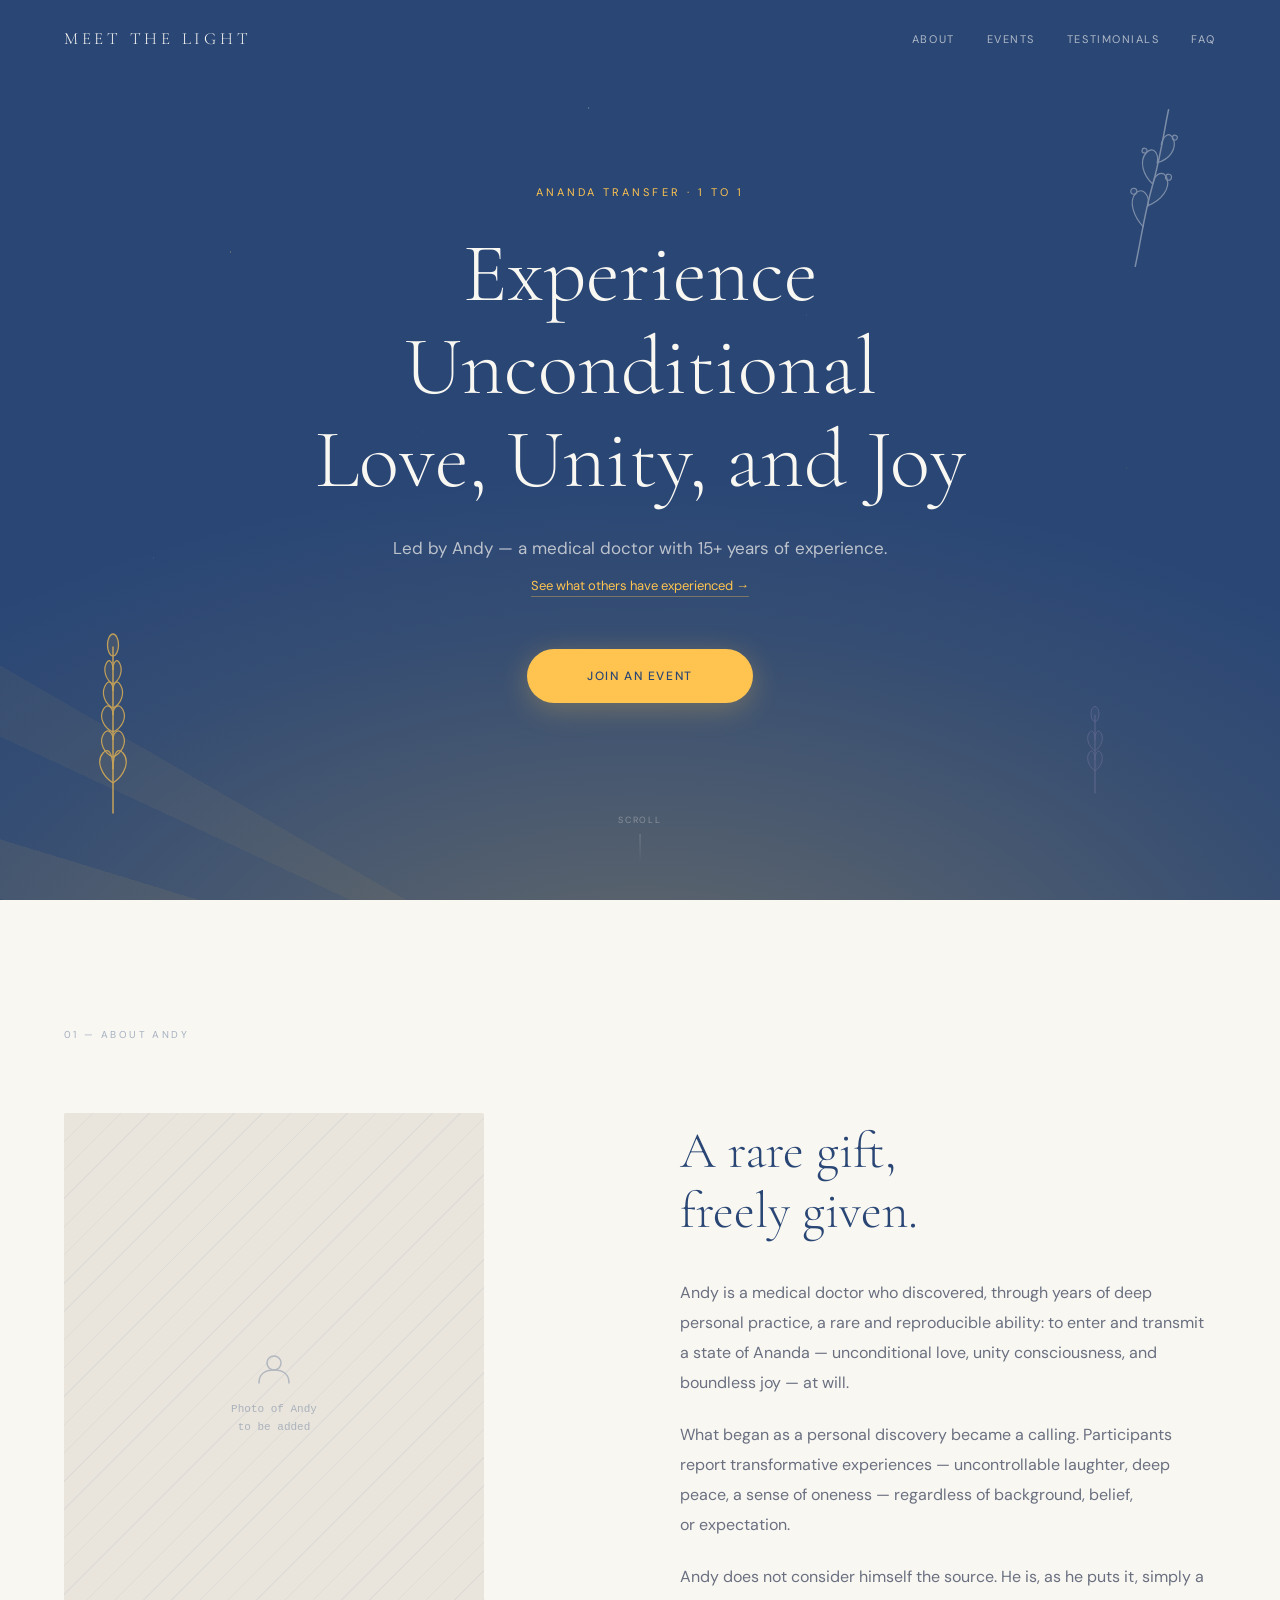
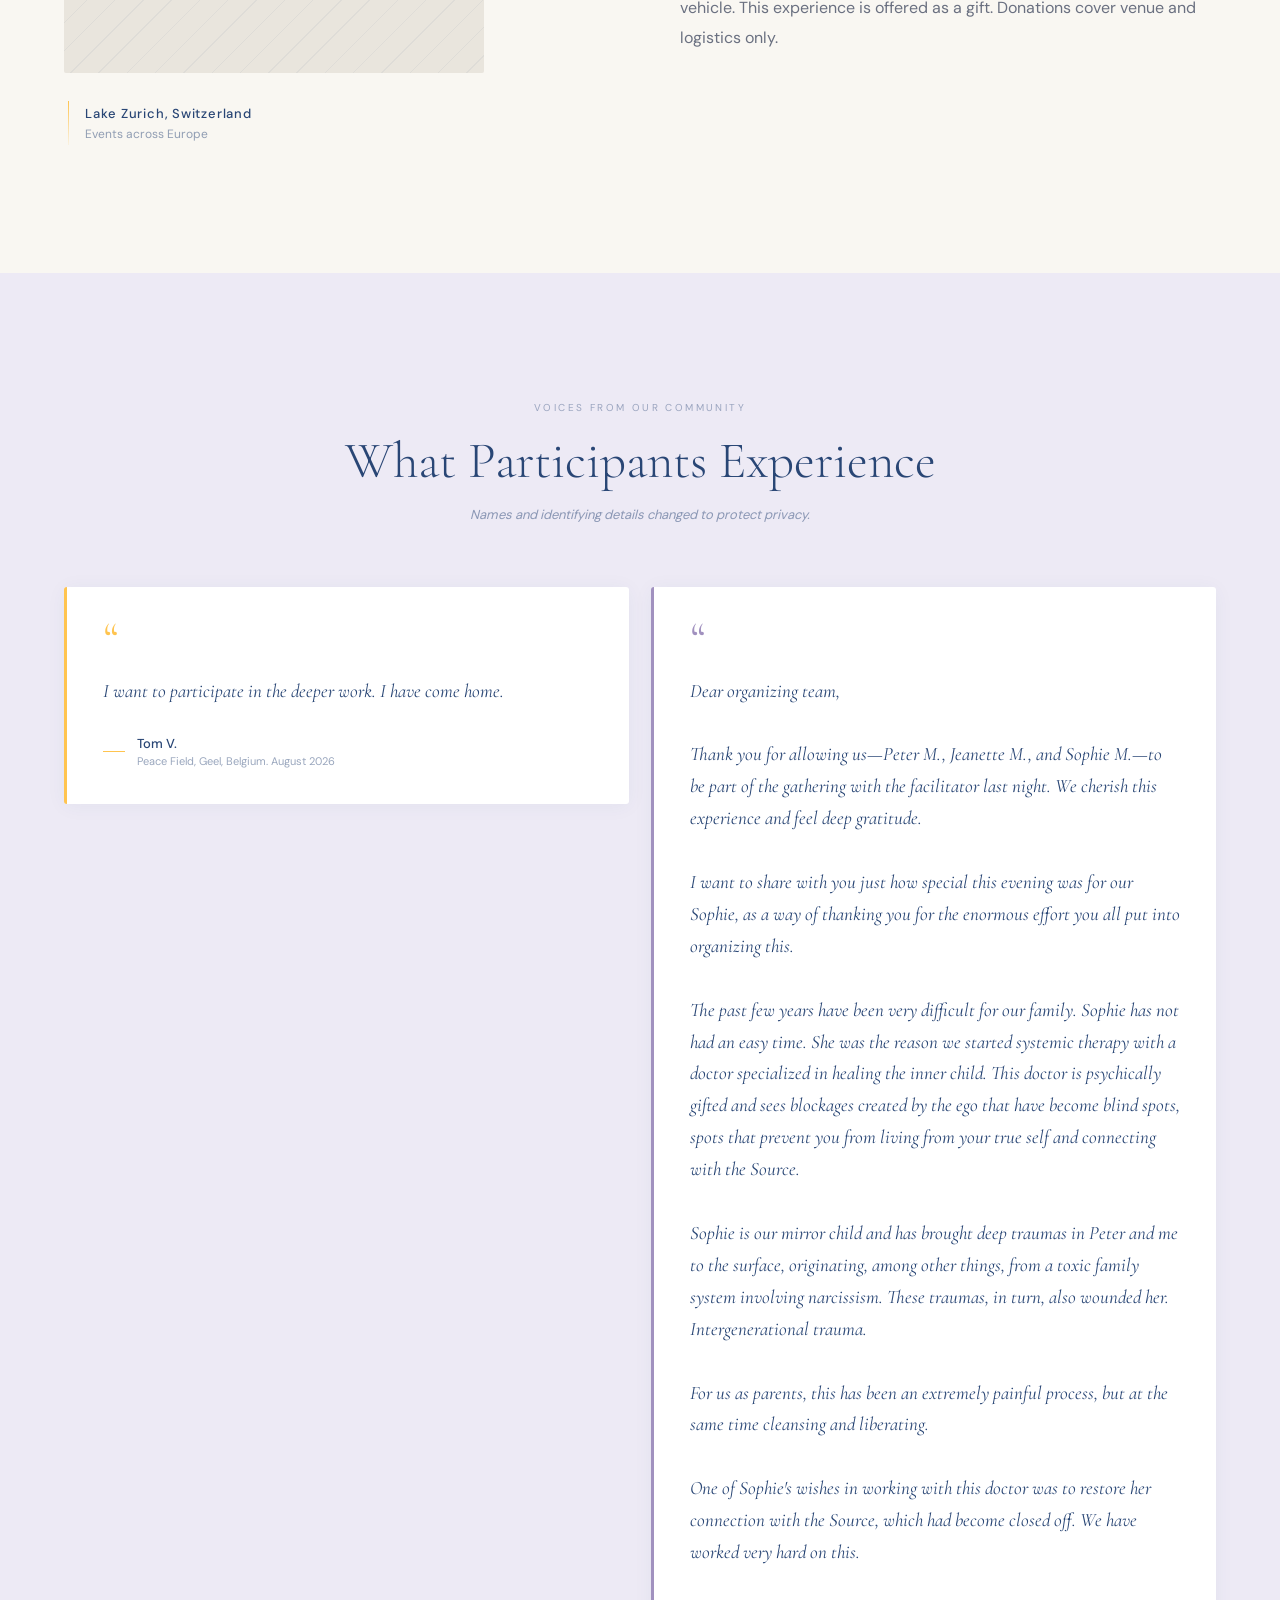
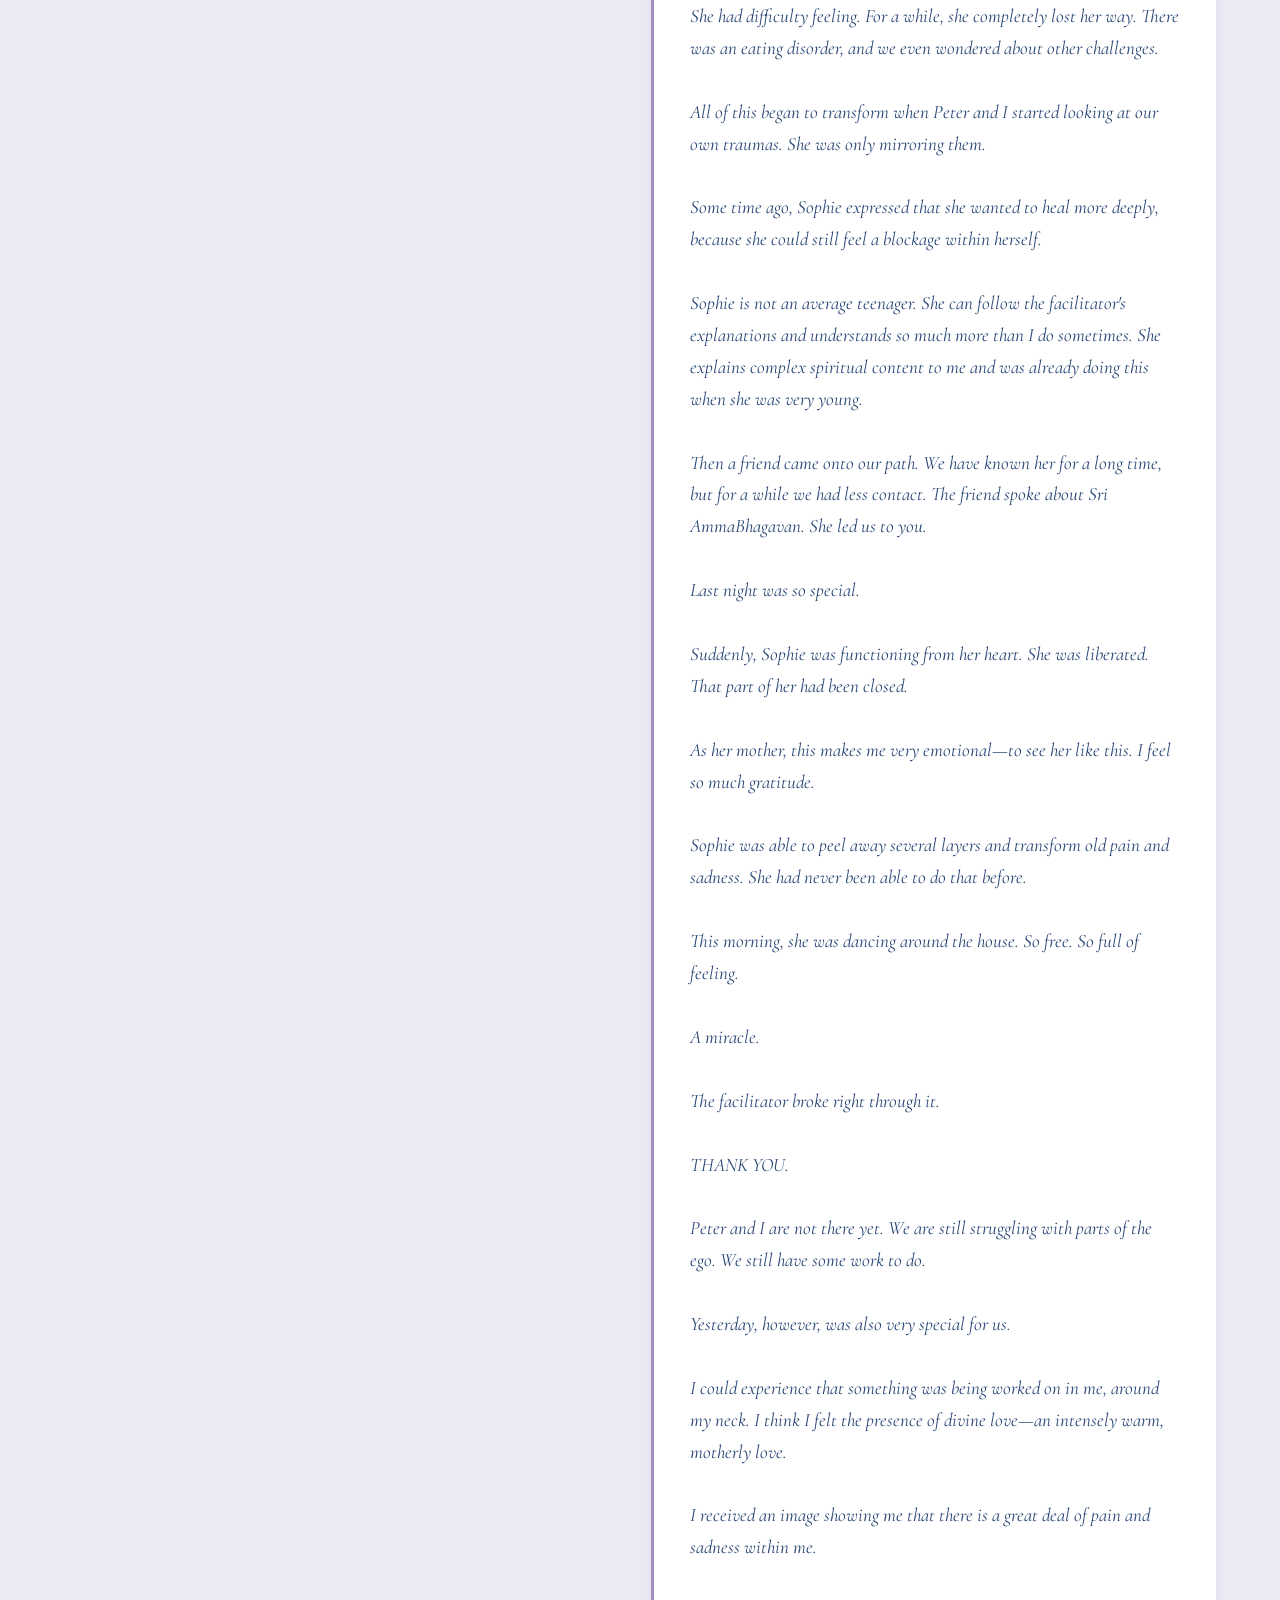
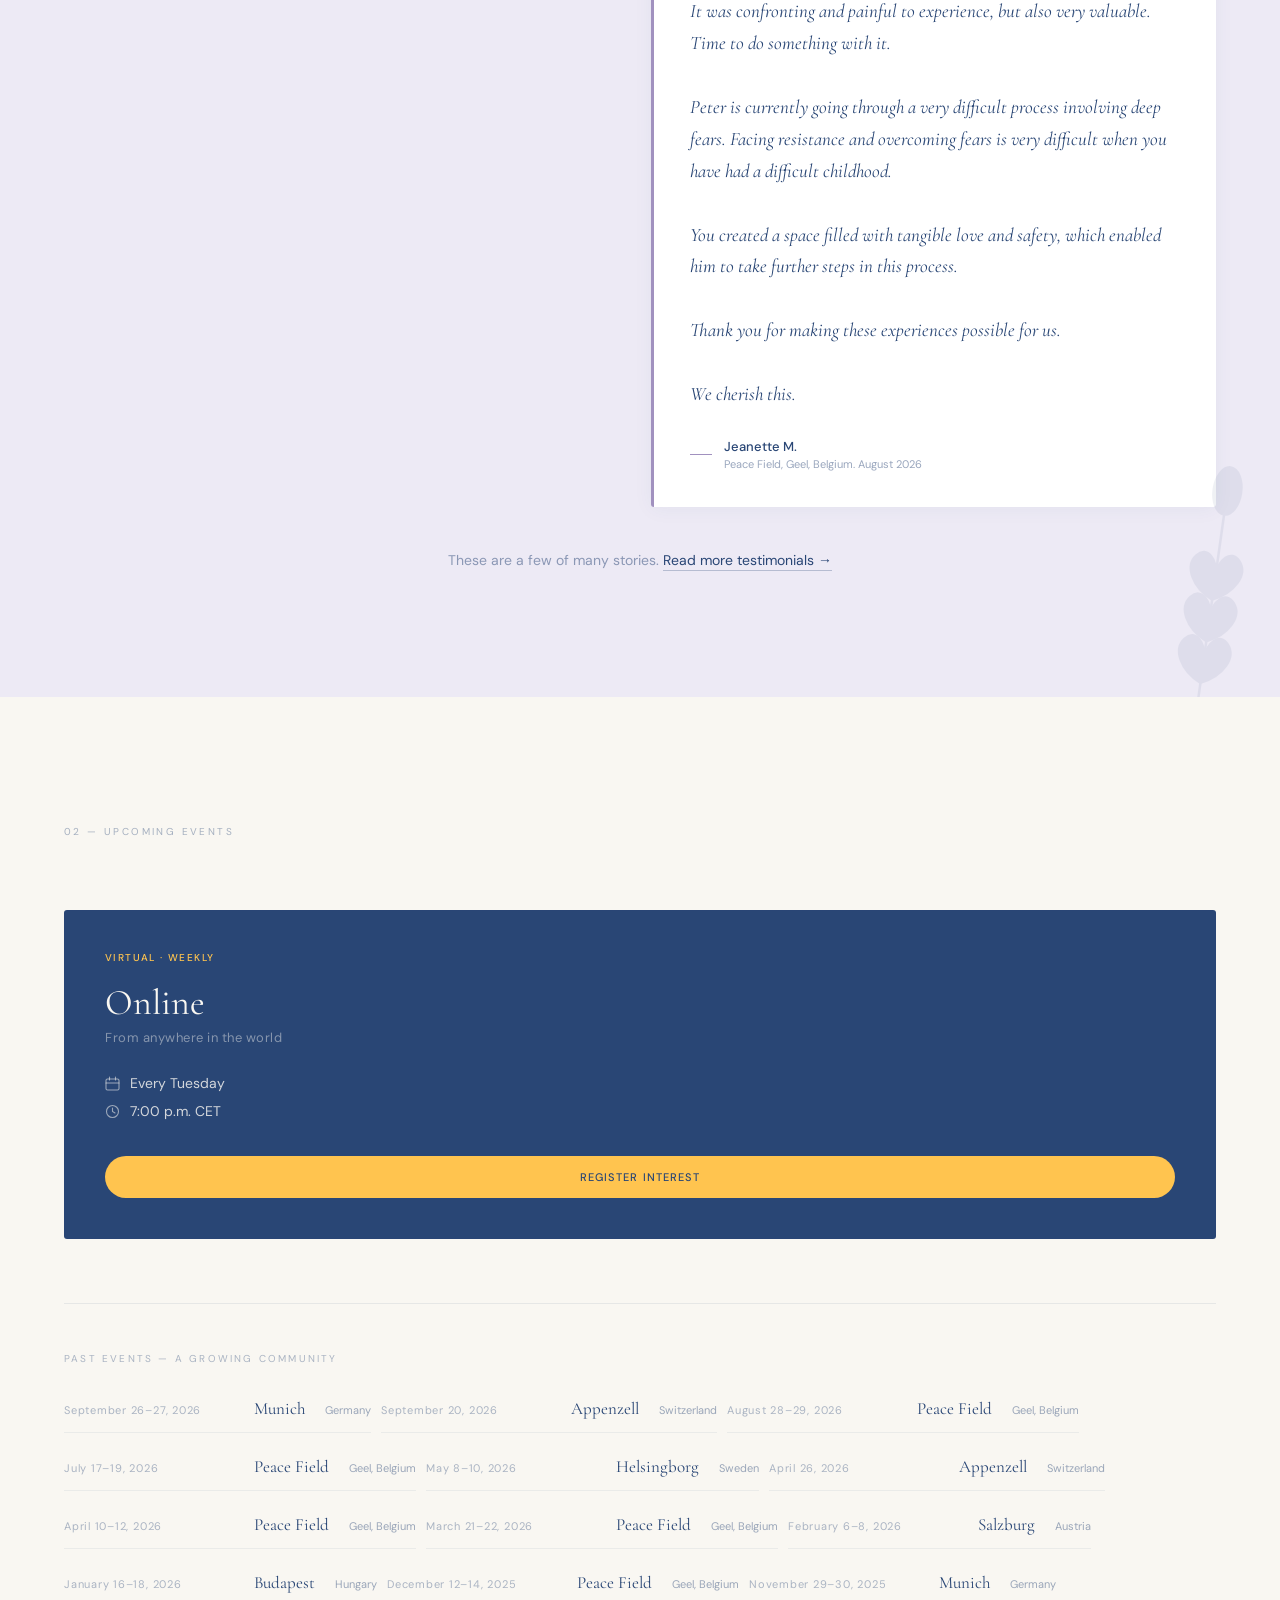
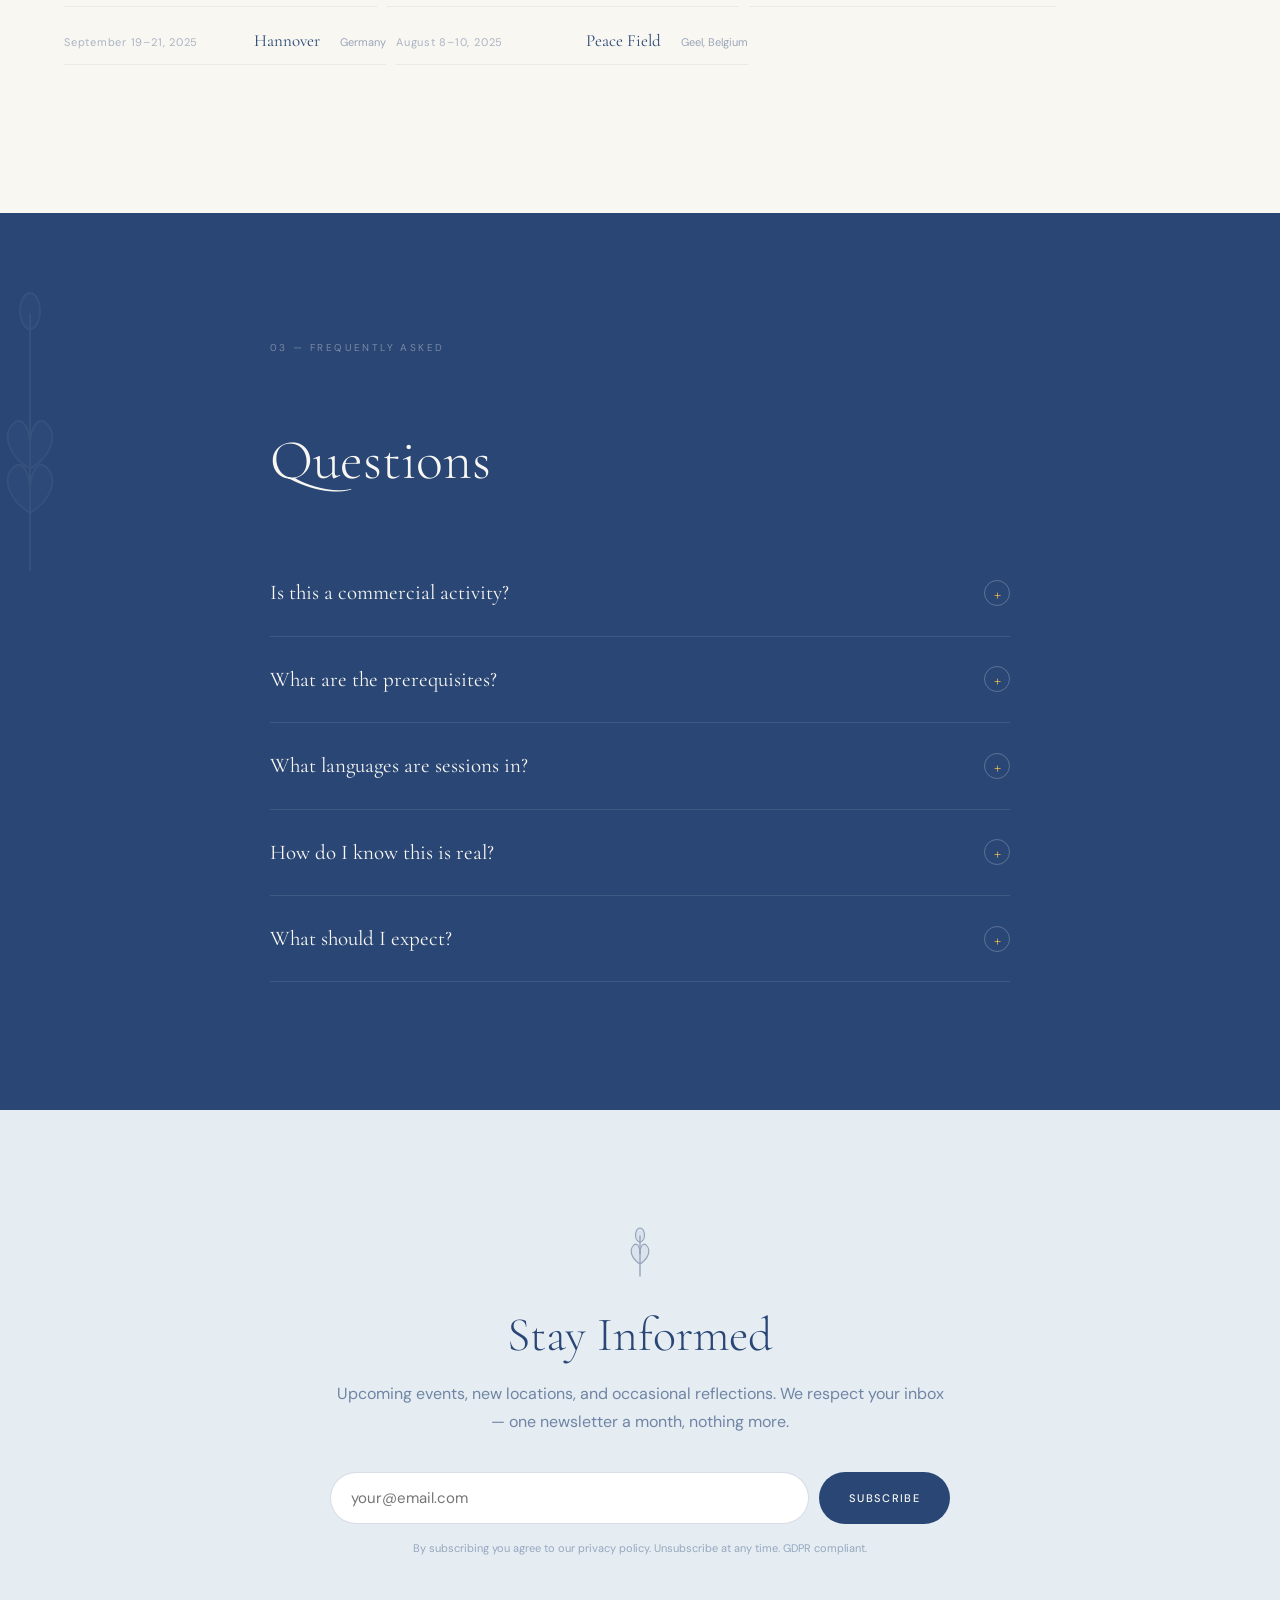
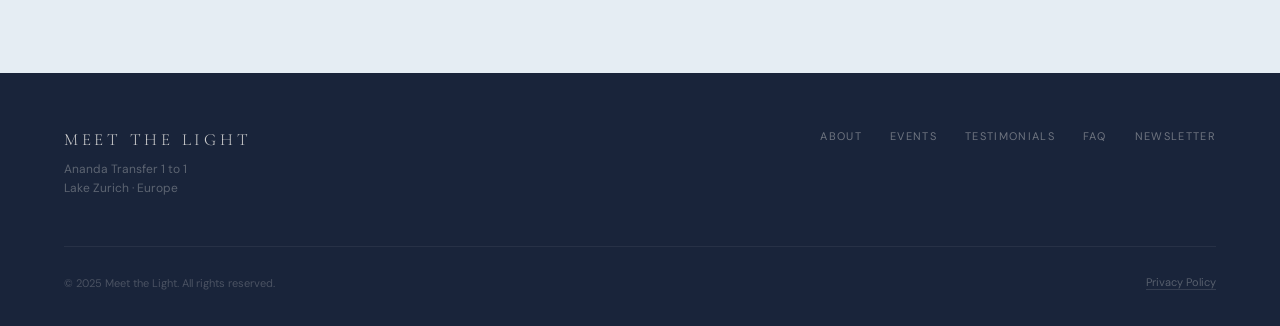
<file: index.html>
<!DOCTYPE html>
<html lang="en">
<head>
<meta charset="utf-8">
<meta name="viewport" content="width=device-width, initial-scale=1">
<title>Meet the Light · Ananda Transfer with Andy</title>
<meta name="description" content="Experience unconditional love, unity, and joy. Ananda Transfer sessions led by Andy, a medical doctor. In-person events across Europe and weekly online.">
<link rel="stylesheet" href="assets/css/fonts.css">
<link rel="stylesheet" href="assets/css/styles.css">
<script src="assets/js/common.js" defer></script>
<script src="assets/js/render.js" defer></script>
<script src="assets/js/main.js" defer></script>
</head>
<body>
<!-- NAV -->
<nav id="mainNav" style="position:fixed;top:0;left:0;right:0;z-index:200;padding:28px 5%;display:flex;align-items:center;justify-content:space-between;transition:background 0.4s,box-shadow 0.4s,padding 0.4s;background:transparent;">
  <a id="navLogo" href="#" style="font-family:'Cormorant Garamond',serif;font-size:17px;font-weight:300;letter-spacing:0.22em;text-transform:uppercase;color:#f9f7f2;transition:color 0.4s;flex-shrink:0;">Meet the Light</a>
  <div class="mtl-nav-links" style="display:flex;gap:32px;align-items:center;flex-wrap:wrap;">
    <a href="#about" class="mtl-nl mtl-nl-secondary" style="font-size:11px;letter-spacing:0.14em;text-transform:uppercase;color:rgba(249,247,242,0.65);transition:color 0.3s;">About</a>
    <a href="#events" class="mtl-nl" style="font-size:11px;letter-spacing:0.14em;text-transform:uppercase;color:rgba(249,247,242,0.65);transition:color 0.3s;">Events</a>
    <a href="#testimonials" class="mtl-nl" style="font-size:11px;letter-spacing:0.14em;text-transform:uppercase;color:rgba(249,247,242,0.65);transition:color 0.3s;">Testimonials</a>
    <a href="#faq" class="mtl-nl mtl-nl-secondary" style="font-size:11px;letter-spacing:0.14em;text-transform:uppercase;color:rgba(249,247,242,0.65);transition:color 0.3s;">FAQ</a>
    
  </div>
</nav>

<!-- ══ HERO ══ -->
<section id="hero" style="min-height:100vh;background:#294675;position:relative;overflow:hidden;display:flex;flex-direction:column;align-items:center;justify-content:center;padding:140px 5% 100px;">
  <!-- Radial glow -->
  <div style="position:absolute;inset:0;background:radial-gradient(ellipse 110% 85% at 50% 112%, rgba(255,196,79,0.28) 0%, rgba(255,196,79,0.06) 50%, transparent 70%);pointer-events:none;z-index:0;"></div>
  <!-- Conic rays -->
  <div style="position:absolute;inset:0;background:conic-gradient(from 225deg at 50% 115%, rgba(255,196,79,0.06) 0deg 5deg,transparent 5deg 14deg,rgba(255,196,79,0.04) 14deg 19deg,transparent 19deg 28deg,rgba(255,196,79,0.09) 28deg 33deg,transparent 33deg 43deg,rgba(255,196,79,0.04) 43deg 48deg,transparent 48deg 57deg,rgba(255,196,79,0.07) 57deg 62deg,transparent 62deg 70deg,rgba(255,196,79,0.05) 70deg 75deg,transparent 75deg 360deg);pointer-events:none;z-index:0;animation:shimmerRay 7s ease-in-out infinite;"></div>
  <!-- Star scatter -->
  <div style="position:absolute;inset:0;pointer-events:none;z-index:0;background-image:radial-gradient(circle 1.5px at 18% 28%, rgba(255,196,79,0.6) 0%,transparent 60%),radial-gradient(circle 1px at 75% 18%, rgba(249,247,242,0.7) 0%,transparent 60%),radial-gradient(circle 1.5px at 46% 12%, rgba(249,247,242,0.6) 0%,transparent 60%),radial-gradient(circle 1px at 88% 52%, rgba(255,196,79,0.5) 0%,transparent 60%),radial-gradient(circle 1px at 12% 62%, rgba(249,247,242,0.4) 0%,transparent 60%),radial-gradient(circle 1px at 63% 35%, rgba(249,247,242,0.4) 0%,transparent 60%),radial-gradient(circle 1px at 33% 48%, rgba(255,196,79,0.3) 0%,transparent 60%);"></div>

  <!-- Botanical left — lavender sprig in gold -->
  <div style="position:absolute;bottom:80px;left:clamp(20px,6%,100px);z-index:1;animation:floatY 7s ease-in-out infinite;opacity:0.7;">
    <svg width="72" height="210" viewBox="0 0 72 210" fill="none" xmlns="http://www.w3.org/2000/svg">
      <line x1="36" y1="208" x2="36" y2="42" stroke="#ffc44f" stroke-width="1.5" stroke-linecap="round"></line>
      <path d="M36 178 C24 170 19 156 26 148 C33 140 36 153 36 164" stroke="#ffc44f" stroke-width="1.2" fill="rgba(255,196,79,0.07)"></path>
      <path d="M36 178 C48 170 53 156 46 148 C39 140 36 153 36 164" stroke="#ffc44f" stroke-width="1.2" fill="rgba(255,196,79,0.07)"></path>
      <path d="M36 152 C27 148 22 138 26 130 C30 122 36 127 36 135" stroke="#ffc44f" stroke-width="1.2" fill="rgba(255,196,79,0.08)"></path>
      <path d="M36 152 C45 148 50 138 46 130 C42 122 36 127 36 135" stroke="#ffc44f" stroke-width="1.2" fill="rgba(255,196,79,0.08)"></path>
      <path d="M36 127 C27 123 22 113 26 105 C30 97 36 102 36 110" stroke="#ffc44f" stroke-width="1.2" fill="rgba(255,196,79,0.09)"></path>
      <path d="M36 127 C45 123 50 113 46 105 C42 97 36 102 36 110" stroke="#ffc44f" stroke-width="1.2" fill="rgba(255,196,79,0.09)"></path>
      <path d="M36 103 C28 99 24 89 28 81 C32 73 36 78 36 86" stroke="#ffc44f" stroke-width="1.2" fill="rgba(255,196,79,0.1)"></path>
      <path d="M36 103 C44 99 48 89 44 81 C40 73 36 78 36 86" stroke="#ffc44f" stroke-width="1.2" fill="rgba(255,196,79,0.1)"></path>
      <path d="M36 79 C29 75 26 66 29 59 C32 52 36 57 36 65" stroke="#ffc44f" stroke-width="1.2" fill="rgba(255,196,79,0.11)"></path>
      <path d="M36 79 C43 75 46 66 43 59 C40 52 36 57 36 65" stroke="#ffc44f" stroke-width="1.2" fill="rgba(255,196,79,0.11)"></path>
      <ellipse cx="36" cy="40" rx="5.5" ry="11" stroke="#ffc44f" stroke-width="1.3" fill="rgba(255,196,79,0.14)"></ellipse>
    </svg>
  </div>

  <!-- Botanical right — branching form in cream -->
  <div style="position:absolute;top:100px;right:clamp(20px,7%,120px);z-index:1;animation:floatYR 9s ease-in-out infinite 2s;opacity:0.4;transform:rotate(12deg);">
    <svg width="76" height="170" viewBox="0 0 76 170" fill="none" xmlns="http://www.w3.org/2000/svg">
      <path d="M38 168 C38 138 36 116 38 86 C40 56 38 28 38 8" stroke="#f9f7f2" stroke-width="1.5" stroke-linecap="round"></path>
      <path d="M38 128 C26 120 18 106 23 97 C28 88 38 95 38 107" stroke="#f9f7f2" stroke-width="1.2" fill="rgba(249,247,242,0.07)"></path>
      <path d="M38 106 C50 98 56 85 51 76 C46 67 38 73 38 83" stroke="#f9f7f2" stroke-width="1.2" fill="rgba(249,247,242,0.07)"></path>
      <path d="M38 84 C26 77 20 64 25 55 C30 46 38 52 38 63" stroke="#f9f7f2" stroke-width="1.2" fill="rgba(249,247,242,0.08)"></path>
      <path d="M38 62 C50 56 54 44 49 36 C44 28 38 34 38 44" stroke="#f9f7f2" stroke-width="1.2" fill="rgba(249,247,242,0.08)"></path>
      <circle cx="21" cy="95" r="3" stroke="#f9f7f2" stroke-width="1.1" fill="rgba(249,247,242,0.12)"></circle>
      <circle cx="52" cy="74" r="3" stroke="#f9f7f2" stroke-width="1.1" fill="rgba(249,247,242,0.12)"></circle>
      <circle cx="23" cy="53" r="2.5" stroke="#f9f7f2" stroke-width="1.1" fill="rgba(249,247,242,0.12)"></circle>
      <circle cx="50" cy="34" r="2.5" stroke="#f9f7f2" stroke-width="1.1" fill="rgba(249,247,242,0.12)"></circle>
    </svg>
  </div>

  <!-- Small lavender sprig, bottom right -->
  <div style="position:absolute;bottom:100px;right:clamp(20px,13%,220px);z-index:1;opacity:0.3;animation:floatY 11s ease-in-out infinite 1s;">
    <svg width="38" height="100" viewBox="0 0 38 100" fill="none">
      <line x1="19" y1="98" x2="19" y2="20" stroke="#a191bf" stroke-width="1.2" stroke-linecap="round"></line>
      <path d="M19 76 C12 71 10 63 13 58 C16 53 19 58 19 65" stroke="#a191bf" stroke-width="1" fill="rgba(161,145,191,0.12)"></path>
      <path d="M19 76 C26 71 28 63 25 58 C22 53 19 58 19 65" stroke="#a191bf" stroke-width="1" fill="rgba(161,145,191,0.12)"></path>
      <path d="M19 56 C12 51 10 43 13 38 C16 33 19 38 19 45" stroke="#a191bf" stroke-width="1" fill="rgba(161,145,191,0.12)"></path>
      <path d="M19 56 C26 51 28 43 25 38 C22 33 19 38 19 45" stroke="#a191bf" stroke-width="1" fill="rgba(161,145,191,0.12)"></path>
      <ellipse cx="19" cy="19" rx="4" ry="7.5" stroke="#a191bf" stroke-width="1" fill="rgba(161,145,191,0.15)"></ellipse>
    </svg>
  </div>

  <!-- Hero content -->
  <div style="position:relative;z-index:2;text-align:center;max-width:760px;animation:fadeInUp 1s ease both 0.15s;">
    <p style="font-size:11px;letter-spacing:0.28em;text-transform:uppercase;color:#ffc44f;margin-bottom:28px;">Ananda Transfer · 1 to 1</p>
    <h1 style="font-family:'Cormorant Garamond',serif;font-size:clamp(50px,6.5vw,84px);font-weight:300;line-height:1.12;color:#f9f7f2;margin-bottom:28px;text-wrap:balance;">Experience Unconditional<br>Love, Unity, and Joy</h1>
    <p style="font-size:17px;line-height:1.75;color:rgba(249,247,242,0.7);margin-bottom:10px;max-width:520px;margin-left:auto;margin-right:auto;">Led by Andy — a medical doctor with 15+ years of experience.</p>
    <a href="#testimonials" style="display:inline-block;font-size:13px;color:#ffc44f;border-bottom:1px solid rgba(255,196,79,0.35);padding-bottom:2px;margin-bottom:52px;transition:border-color 0.2s;" style-hover="border-color:#ffc44f;">See what others have experienced →</a>
    <div style="margin-bottom:52px;">
      <a href="#events" style="display:inline-flex;align-items:center;gap:10px;background:#ffc44f;color:#294675;font-size:12px;font-weight:500;letter-spacing:0.13em;text-transform:uppercase;padding:19px 60px;border-radius:100px;box-shadow:0 6px 28px rgba(255,196,79,0.28);transition:transform 0.2s,box-shadow 0.2s;" style-hover="transform:translateY(-2px);box-shadow:0 10px 36px rgba(255,196,79,0.38);">Join an Event</a>
    </div>
    <div style="display:flex;align-items:center;justify-content:center;gap:18px;">
      
      
      
    </div>
  </div>

  <!-- Scroll hint -->
  <div style="position:absolute;bottom:36px;left:50%;transform:translateX(-50%);z-index:2;display:flex;flex-direction:column;align-items:center;gap:8px;opacity:0.35;">
    <p style="font-size:9px;letter-spacing:0.22em;text-transform:uppercase;color:#f9f7f2;">Scroll</p>
    <div style="width:1px;height:30px;background:linear-gradient(to bottom,rgba(249,247,242,0.7),transparent);"></div>
  </div>
</section>

<!-- ══ ABOUT ══ -->
<section id="about" style="background:#f9f7f2;padding:clamp(80px,10vw,140px) 5%;">
  <div style="max-width:1160px;margin:0 auto;">
    <p style="font-size:10px;letter-spacing:0.24em;text-transform:uppercase;color:rgba(41,70,117,0.4);margin-bottom:72px;">01 — About Andy</p>
    <div style="display:grid;grid-template-columns:repeat(auto-fit,minmax(300px,1fr));gap:clamp(40px,7%,100px);align-items:start;">
      <!-- Image placeholder -->
      <div>
        <div style="aspect-ratio:3/4;max-width:420px;background-color:#e9e5dd;background-image:repeating-linear-gradient(135deg,rgba(41,70,117,0.055) 0px 1px,transparent 1px 20px);border-radius:2px;display:flex;flex-direction:column;align-items:center;justify-content:center;gap:14px;">
          <svg width="38" height="38" viewBox="0 0 38 38" fill="none" style="opacity:0.28;">
            <circle cx="19" cy="14" r="7" stroke="#294675" stroke-width="1.5"></circle>
            <path d="M4 34 C4 25 10.5 21 19 21 C27.5 21 34 25 34 34" stroke="#294675" stroke-width="1.5" stroke-linecap="round"></path>
          </svg>
          <p style="font-family:monospace;font-size:11px;color:rgba(41,70,117,0.32);text-align:center;line-height:1.6;">Photo of Andy<br>to be added</p>
        </div>
        <div style="margin-top:28px;padding-left:4px;display:flex;align-items:center;gap:16px;">
          <div style="width:1px;height:44px;background:linear-gradient(to bottom,#ffc44f,rgba(255,196,79,0.1));flex-shrink:0;"></div>
          <div>
            <p style="font-size:13px;letter-spacing:0.06em;color:#294675;font-weight:500;">Lake Zurich, Switzerland</p>
            <p style="font-size:12px;color:rgba(41,70,117,0.5);margin-top:4px;">Events across Europe</p>
          </div>
        </div>
      </div>
      <!-- Bio -->
      <div style="padding-top:8px;">
        <h2 style="font-family:'Cormorant Garamond',serif;font-size:clamp(38px,4vw,58px);font-weight:300;line-height:1.18;color:#294675;margin-bottom:36px;">A rare gift,<br>freely given.</h2>
        <p style="font-size:16px;line-height:1.88;color:#6a7080;margin-bottom:22px;text-wrap:pretty;">Andy is a medical doctor who discovered, through years of deep personal practice, a rare and reproducible ability: to enter and transmit a state of Ananda — unconditional love, unity consciousness, and boundless joy — at will.</p>
        <p style="font-size:16px;line-height:1.88;color:#6a7080;margin-bottom:22px;text-wrap:pretty;">What began as a personal discovery became a calling. Participants report transformative experiences — uncontrollable laughter, deep peace, a sense of oneness — regardless of background, belief, or expectation.</p>
        <p style="font-size:16px;line-height:1.88;color:#6a7080;margin-bottom:44px;text-wrap:pretty;">Andy does not consider himself the source. He is, as he puts it, simply a vehicle. This experience is offered as a gift. Donations cover venue and logistics only.</p>
        <div style="display:flex;flex-wrap:wrap;gap:20px;">
          
          
        </div>
      </div>
    </div>
  </div>
</section>

<!-- ══ TESTIMONIALS ══ -->
<section id="testimonials" style="background:#edeaf5;padding:clamp(80px,10vw,140px) 5%;position:relative;overflow:hidden;">
  <!-- Background botanical -->
  <div style="position:absolute;right:-24px;bottom:-32px;opacity:0.07;pointer-events:none;transform:rotate(8deg);">
    <svg width="180" height="280" viewBox="0 0 180 280" fill="none">
      <line x1="90" y1="278" x2="90" y2="50" stroke="#294675" stroke-width="2.5"></line>
      <path d="M90 240 C68 230 58 210 68 198 C78 186 90 200 90 215" stroke="#294675" stroke-width="2" fill="#294675"></path>
      <path d="M90 240 C112 230 122 210 112 198 C102 186 90 200 90 215" stroke="#294675" stroke-width="2" fill="#294675"></path>
      <path d="M90 198 C68 188 58 168 68 156 C78 144 90 158 90 173" stroke="#294675" stroke-width="2" fill="#294675"></path>
      <path d="M90 198 C112 188 122 168 112 156 C102 144 90 158 90 173" stroke="#294675" stroke-width="2" fill="#294675"></path>
      <path d="M90 156 C68 146 58 126 68 114 C78 102 90 116 90 131" stroke="#294675" stroke-width="2" fill="#294675"></path>
      <path d="M90 156 C112 146 122 126 112 114 C102 102 90 116 90 131" stroke="#294675" stroke-width="2" fill="#294675"></path>
      <ellipse cx="90" cy="46" rx="14" ry="24" stroke="#294675" stroke-width="2" fill="#294675"></ellipse>
    </svg>
  </div>
  <div style="max-width:1160px;margin:0 auto;">
    <div style="text-align:center;margin-bottom:64px;">
      <p style="font-size:10px;letter-spacing:0.24em;text-transform:uppercase;color:rgba(41,70,117,0.42);margin-bottom:16px;">Voices from Our Community</p>
      <h2 style="font-family:'Cormorant Garamond',serif;font-size:clamp(34px,4vw,52px);font-weight:300;color:#294675;margin-bottom:14px;">What Participants Experience</h2>
      <p style="font-size:13px;color:rgba(41,70,117,0.5);font-style:italic;">Names and identifying details changed to protect privacy.</p>
    </div>
    <div id="testimonials-grid" class="mtl-testimonials-grid" style="margin-bottom:44px;">
      <p class="mtl-loading">Loading testimonials…</p>
    </div>
    <p style="text-align:center;font-size:14px;color:rgba(41,70,117,0.5);">These are a few of many stories. <a href="testimonials.html" style="color:#294675;border-bottom:1px solid rgba(41,70,117,0.28);padding-bottom:1px;" style-hover="border-color:#294675;">Read more testimonials →</a></p>
  </div>
</section>

<!-- ══ EVENTS ══ -->
<section id="events" style="background:#f9f7f2;padding:clamp(80px,10vw,140px) 5%;">
  <div style="max-width:1160px;margin:0 auto;">
    <p style="font-size:10px;letter-spacing:0.24em;text-transform:uppercase;color:rgba(41,70,117,0.4);margin-bottom:72px;">02 — Upcoming Events</p>
    <div id="events-upcoming" style="display:grid;grid-template-columns:repeat(auto-fit,minmax(300px,1fr));gap:22px;margin-bottom:64px;">
      <p class="mtl-loading">Loading events…</p>
    </div>
    <!-- Past events (auto-filled by JS; hidden until there are any) -->
    <div id="events-past-section" class="mtl-hidden" style="border-top:1px solid rgba(41,70,117,0.09);padding-top:48px;">
      <p style="font-size:10px;letter-spacing:0.22em;text-transform:uppercase;color:rgba(41,70,117,0.38);margin-bottom:20px;">Past events — a growing community</p>
      <div id="events-past" style="display:flex;flex-wrap:wrap;gap:10px;margin-bottom:20px;"></div>
    </div>
  </div>
</section>

<!-- ══ FAQ ══ -->
<section id="faq" style="background:#294675;padding:clamp(80px,10vw,140px) 5%;position:relative;overflow:hidden;">
  <!-- subtle botanical bg decoration -->
  <div style="position:absolute;left:-30px;top:60px;opacity:0.06;pointer-events:none;">
    <svg width="120" height="300" viewBox="0 0 120 300" fill="none">
      <line x1="60" y1="298" x2="60" y2="40" stroke="#f9f7f2" stroke-width="2"></line>
      <path d="M60 240 C40 228 32 208 42 196 C52 184 60 200 60 218" stroke="#f9f7f2" stroke-width="1.8" fill="rgba(249,247,242,0.3)"></path>
      <path d="M60 240 C80 228 88 208 78 196 C68 184 60 200 60 218" stroke="#f9f7f2" stroke-width="1.8" fill="rgba(249,247,242,0.3)"></path>
      <path d="M60 196 C40 184 32 164 42 152 C52 140 60 156 60 174" stroke="#f9f7f2" stroke-width="1.8" fill="rgba(249,247,242,0.3)"></path>
      <path d="M60 196 C80 184 88 164 78 152 C68 140 60 156 60 174" stroke="#f9f7f2" stroke-width="1.8" fill="rgba(249,247,242,0.3)"></path>
      <ellipse cx="60" cy="38" rx="10" ry="18" stroke="#f9f7f2" stroke-width="1.8" fill="rgba(249,247,242,0.3)"></ellipse>
    </svg>
  </div>
  <div style="max-width:740px;margin:0 auto;">
    <p style="font-size:10px;letter-spacing:0.24em;text-transform:uppercase;color:rgba(249,247,242,0.38);margin-bottom:72px;">03 — Frequently Asked</p>
    <h2 style="font-family:'Cormorant Garamond',serif;font-size:clamp(36px,4.5vw,56px);font-weight:300;color:#f9f7f2;margin-bottom:56px;">Questions</h2>

    <div class="faq-item" style="border-bottom:1px solid rgba(249,247,242,0.1);padding:28px 0;">
      <button class="faq-q" style="width:100%;text-align:left;background:none;border:none;cursor:pointer;display:flex;justify-content:space-between;align-items:center;padding:0;gap:24px;">
        <span style="font-family:'Cormorant Garamond',serif;font-size:21px;font-weight:400;color:#f9f7f2;line-height:1.4;">Is this a commercial activity?</span>
        <span class="faq-ind" style="flex-shrink:0;width:26px;height:26px;border:1px solid rgba(249,247,242,0.25);border-radius:50%;display:flex;align-items:center;justify-content:center;color:#ffc44f;font-size:18px;font-weight:300;line-height:1;font-family:'Cormorant Garamond',serif;">+</span>
      </button>
      <div class="faq-answer mtl-hidden">
        <p style="margin-top:20px;font-size:16px;line-height:1.78;color:rgba(249,247,242,0.62);">No. The experience is offered as a gift. We ask for heart-centered donations to cover venue and logistics only. Andy does not profit from these sessions.</p>
      </div>
    </div>

    <div class="faq-item" style="border-bottom:1px solid rgba(249,247,242,0.1);padding:28px 0;">
      <button class="faq-q" style="width:100%;text-align:left;background:none;border:none;cursor:pointer;display:flex;justify-content:space-between;align-items:center;padding:0;gap:24px;">
        <span style="font-family:'Cormorant Garamond',serif;font-size:21px;font-weight:400;color:#f9f7f2;line-height:1.4;">What are the prerequisites?</span>
        <span class="faq-ind" style="flex-shrink:0;width:26px;height:26px;border:1px solid rgba(249,247,242,0.25);border-radius:50%;display:flex;align-items:center;justify-content:center;color:#ffc44f;font-size:18px;font-weight:300;line-height:1;font-family:'Cormorant Garamond',serif;">+</span>
      </button>
      <div class="faq-answer mtl-hidden">
        <p style="margin-top:20px;font-size:16px;line-height:1.78;color:rgba(249,247,242,0.62);">None. Only an open heart and open mind. No prior meditation experience, spiritual background, or special knowledge required.</p>
      </div>
    </div>

    <div class="faq-item" style="border-bottom:1px solid rgba(249,247,242,0.1);padding:28px 0;">
      <button class="faq-q" style="width:100%;text-align:left;background:none;border:none;cursor:pointer;display:flex;justify-content:space-between;align-items:center;padding:0;gap:24px;">
        <span style="font-family:'Cormorant Garamond',serif;font-size:21px;font-weight:400;color:#f9f7f2;line-height:1.4;">What languages are sessions in?</span>
        <span class="faq-ind" style="flex-shrink:0;width:26px;height:26px;border:1px solid rgba(249,247,242,0.25);border-radius:50%;display:flex;align-items:center;justify-content:center;color:#ffc44f;font-size:18px;font-weight:300;line-height:1;font-family:'Cormorant Garamond',serif;">+</span>
      </button>
      <div class="faq-answer mtl-hidden">
        <p style="margin-top:20px;font-size:16px;line-height:1.78;color:rgba(249,247,242,0.62);">Usually the local language of the location. English is available with a translator when needed. The experience itself transcends language entirely.</p>
      </div>
    </div>

    <div class="faq-item" style="border-bottom:1px solid rgba(249,247,242,0.1);padding:28px 0;">
      <button class="faq-q" style="width:100%;text-align:left;background:none;border:none;cursor:pointer;display:flex;justify-content:space-between;align-items:center;padding:0;gap:24px;">
        <span style="font-family:'Cormorant Garamond',serif;font-size:21px;font-weight:400;color:#f9f7f2;line-height:1.4;">How do I know this is real?</span>
        <span class="faq-ind" style="flex-shrink:0;width:26px;height:26px;border:1px solid rgba(249,247,242,0.25);border-radius:50%;display:flex;align-items:center;justify-content:center;color:#ffc44f;font-size:18px;font-weight:300;line-height:1;font-family:'Cormorant Garamond',serif;">+</span>
      </button>
      <div class="faq-answer mtl-hidden">
        <p style="margin-top:20px;font-size:16px;line-height:1.78;color:rgba(249,247,242,0.62);">Read the testimonials above — from newcomers, long-time practitioners, and skeptics alike. The best way to know is to come and experience it firsthand.</p>
      </div>
    </div>

    <div class="faq-item" style="border-bottom:1px solid rgba(249,247,242,0.1);padding:28px 0;">
      <button class="faq-q" style="width:100%;text-align:left;background:none;border:none;cursor:pointer;display:flex;justify-content:space-between;align-items:center;padding:0;gap:24px;">
        <span style="font-family:'Cormorant Garamond',serif;font-size:21px;font-weight:400;color:#f9f7f2;line-height:1.4;">What should I expect?</span>
        <span class="faq-ind" style="flex-shrink:0;width:26px;height:26px;border:1px solid rgba(249,247,242,0.25);border-radius:50%;display:flex;align-items:center;justify-content:center;color:#ffc44f;font-size:18px;font-weight:300;line-height:1;font-family:'Cormorant Garamond',serif;">+</span>
      </button>
      <div class="faq-answer mtl-hidden">
        <p style="margin-top:20px;font-size:16px;line-height:1.78;color:rgba(249,247,242,0.62);">The experience manifests differently for each person. Common reports include uncontrollable laughter, inexplicable joy, deep peace, a sense of unity, or profound stillness. There are no guarantees — only an open invitation.</p>
      </div>
    </div>
  </div>
</section>

<!-- ══ NEWSLETTER ══ -->
<section id="newsletter" style="background:#e5edf3;padding:clamp(80px,9vw,120px) 5%;">
  <div style="max-width:620px;margin:0 auto;text-align:center;">
    <div style="display:flex;justify-content:center;margin-bottom:28px;opacity:0.45;">
      <svg width="44" height="52" viewBox="0 0 44 52" fill="none">
        <line x1="22" y1="50" x2="22" y2="10" stroke="#294675" stroke-width="1.3" stroke-linecap="round"></line>
        <path d="M22 38 C14 33 11 25 15 20 C19 15 22 21 22 28" stroke="#294675" stroke-width="1.1" fill="rgba(41,70,117,0.1)"></path>
        <path d="M22 38 C30 33 33 25 29 20 C25 15 22 21 22 28" stroke="#294675" stroke-width="1.1" fill="rgba(41,70,117,0.1)"></path>
        <ellipse cx="22" cy="9" rx="4.5" ry="7" stroke="#294675" stroke-width="1.1" fill="rgba(41,70,117,0.12)"></ellipse>
      </svg>
    </div>
    <h2 style="font-family:'Cormorant Garamond',serif;font-size:clamp(30px,4vw,48px);font-weight:300;color:#294675;margin-bottom:16px;line-height:1.22;">Stay Informed</h2>
    <p style="font-size:16px;line-height:1.75;color:rgba(41,70,117,0.62);margin-bottom:36px;text-wrap:pretty;">Upcoming events, new locations, and occasional reflections. We respect your inbox — one newsletter a month, nothing more.</p>

      <div id="newsletterSuccess" class="mtl-hidden" style="background:#fff;border-radius:3px;padding:40px;border:1px solid rgba(41,70,117,0.1);text-align:center;">
        <svg width="40" height="40" viewBox="0 0 40 40" fill="none" style="margin:0 auto 16px;display:block;"><circle cx="20" cy="20" r="17" stroke="#a191bf" stroke-width="1.5"></circle><path d="M12 20 l6 6 10-12" stroke="#a191bf" stroke-width="1.8" stroke-linecap="round" stroke-linejoin="round"></path></svg>
        <p style="font-family:'Cormorant Garamond',serif;font-size:26px;font-weight:300;color:#294675;margin-bottom:10px;">You're on the list.</p>
        <p style="font-size:14px;color:rgba(41,70,117,0.5);">We'll be in touch when something worth sharing arrives.</p>
      </div>
      <form id="newsletterForm" style="display:flex;gap:10px;flex-wrap:wrap;margin-bottom:16px;">
        <input id="newsletterEmail" type="email" placeholder="your@email.com" style="flex:1;min-width:200px;padding:15px 20px;border:1px solid rgba(41,70,117,0.18);border-radius:100px;font-size:15px;color:#294675;background:#fff;font-family:'DM Sans',sans-serif;transition:border-color 0.2s;">
        <button type="submit" style="padding:15px 30px;background:#294675;color:#f9f7f2;border:none;border-radius:100px;font-size:11px;letter-spacing:0.12em;text-transform:uppercase;cursor:pointer;font-family:'DM Sans',sans-serif;font-weight:500;white-space:nowrap;transition:background 0.2s;" style-hover="background:#1a2940;">Subscribe</button>
      </form>
      <p id="newsletterError" class="mtl-hidden" style="font-size:13px;color:#b04040;margin-bottom:12px;">Please enter a valid email address.</p>
      <p id="newsletterFinePrint" style="font-size:11px;color:rgba(41,70,117,0.42);line-height:1.6;">By subscribing you agree to our privacy policy. Unsubscribe at any time. GDPR compliant.</p>
  </div>
</section>

<!-- ══ FOOTER ══ -->
<footer style="background:#19243a;padding:56px 5% 36px;">
  <div style="max-width:1160px;margin:0 auto;">
    <div style="display:flex;flex-wrap:wrap;gap:32px;align-items:flex-start;justify-content:space-between;margin-bottom:48px;">
      <div>
        <p style="font-family:'Cormorant Garamond',serif;font-size:17px;font-weight:300;letter-spacing:0.22em;text-transform:uppercase;color:rgba(249,247,242,0.82);margin-bottom:10px;">Meet the Light</p>
        <p style="font-size:12px;color:rgba(249,247,242,0.3);line-height:1.6;">Ananda Transfer 1 to 1<br>Lake Zurich · Europe</p>
      </div>
      <div style="display:flex;gap:28px;flex-wrap:wrap;align-items:center;">
        <a href="#about" style="font-size:11px;letter-spacing:0.12em;text-transform:uppercase;color:rgba(249,247,242,0.38);transition:color 0.2s;" style-hover="color:rgba(249,247,242,0.8);">About</a>
        <a href="#events" style="font-size:11px;letter-spacing:0.12em;text-transform:uppercase;color:rgba(249,247,242,0.38);transition:color 0.2s;" style-hover="color:rgba(249,247,242,0.8);">Events</a>
        <a href="#testimonials" style="font-size:11px;letter-spacing:0.12em;text-transform:uppercase;color:rgba(249,247,242,0.38);transition:color 0.2s;" style-hover="color:rgba(249,247,242,0.8);">Testimonials</a>
        <a href="#faq" style="font-size:11px;letter-spacing:0.12em;text-transform:uppercase;color:rgba(249,247,242,0.38);transition:color 0.2s;" style-hover="color:rgba(249,247,242,0.8);">FAQ</a>
        <a href="#newsletter" style="font-size:11px;letter-spacing:0.12em;text-transform:uppercase;color:rgba(249,247,242,0.38);transition:color 0.2s;" style-hover="color:rgba(249,247,242,0.8);">Newsletter</a>
      </div>
    </div>
    <div style="border-top:1px solid rgba(249,247,242,0.06);padding-top:28px;display:flex;flex-wrap:wrap;gap:16px;justify-content:space-between;align-items:center;">
      <p style="font-size:11px;color:rgba(249,247,242,0.22);">© 2025 Meet the Light. All rights reserved.</p>
      <a href="#" style="font-size:11px;color:rgba(249,247,242,0.28);border-bottom:1px solid rgba(249,247,242,0.12);" style-hover="color:rgba(249,247,242,0.6);">Privacy Policy</a>
    </div>
  </div>
</footer>

</body>
</html>
</file>
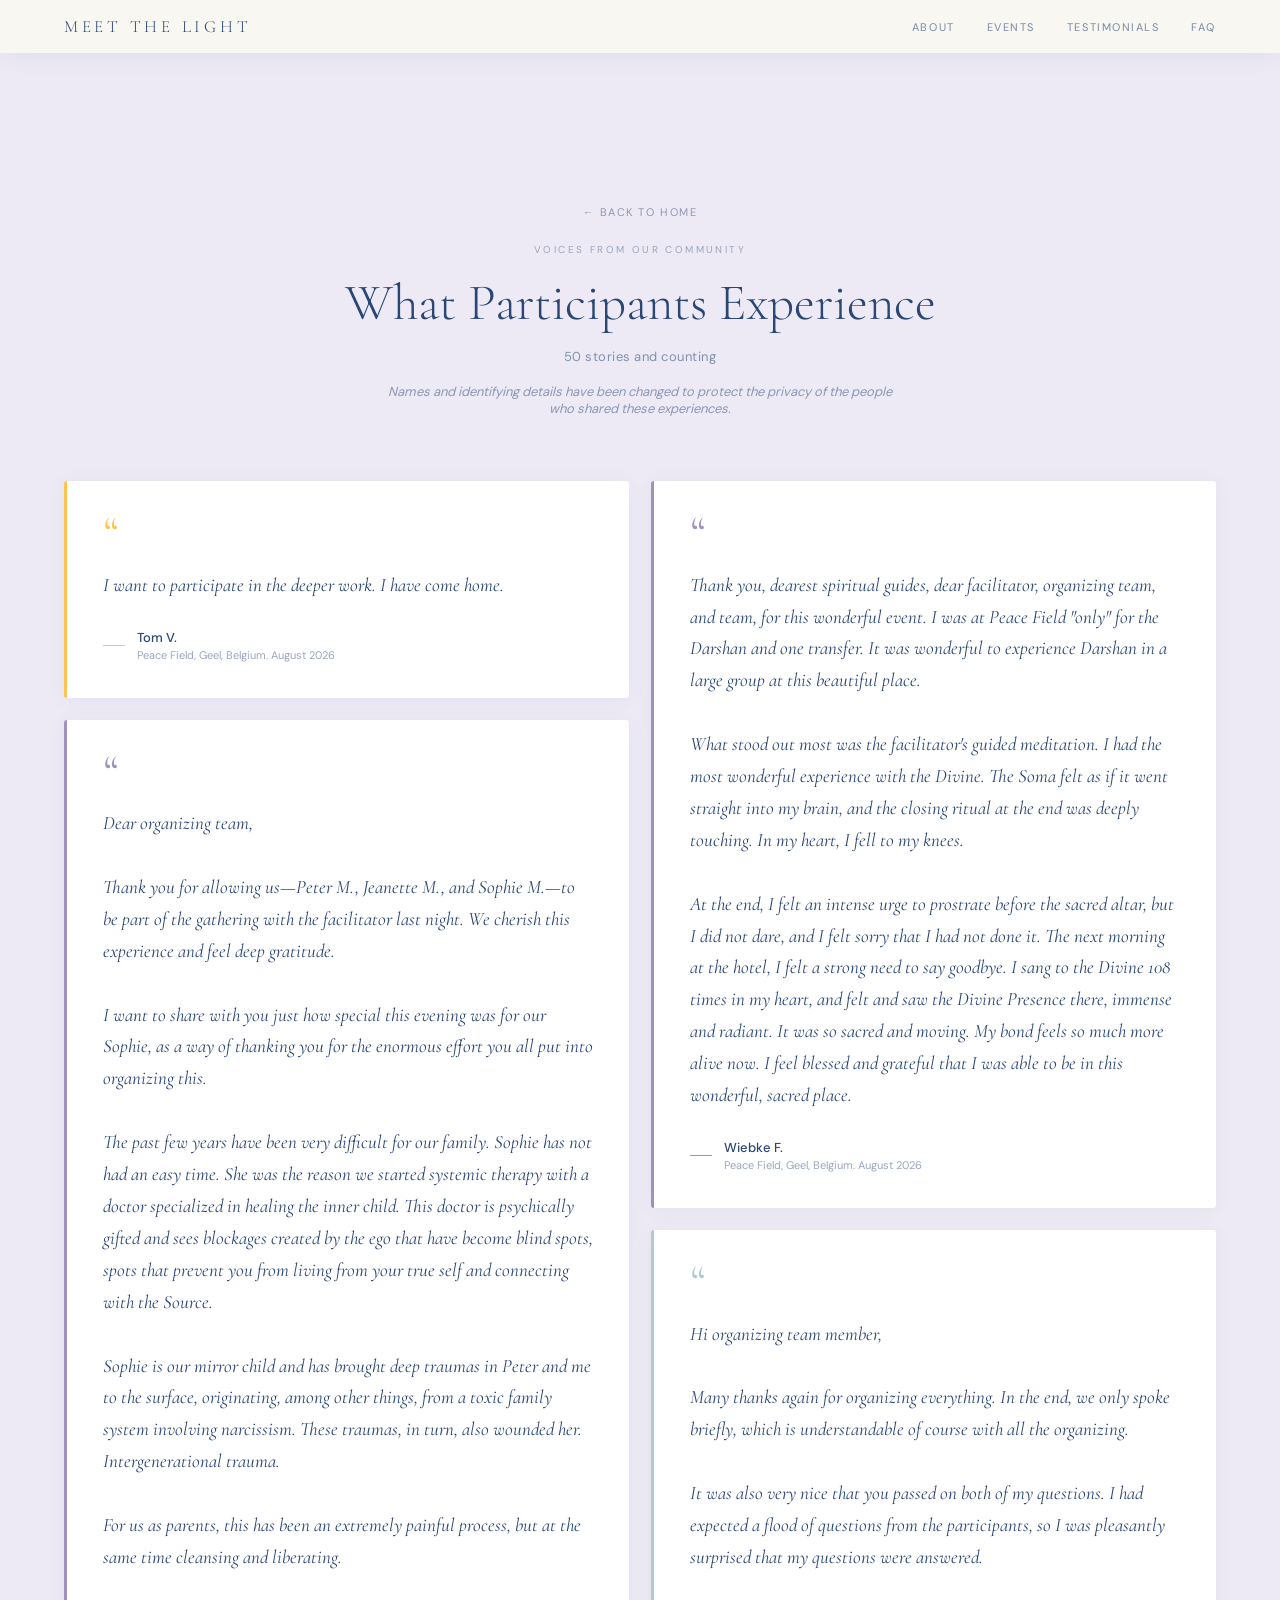
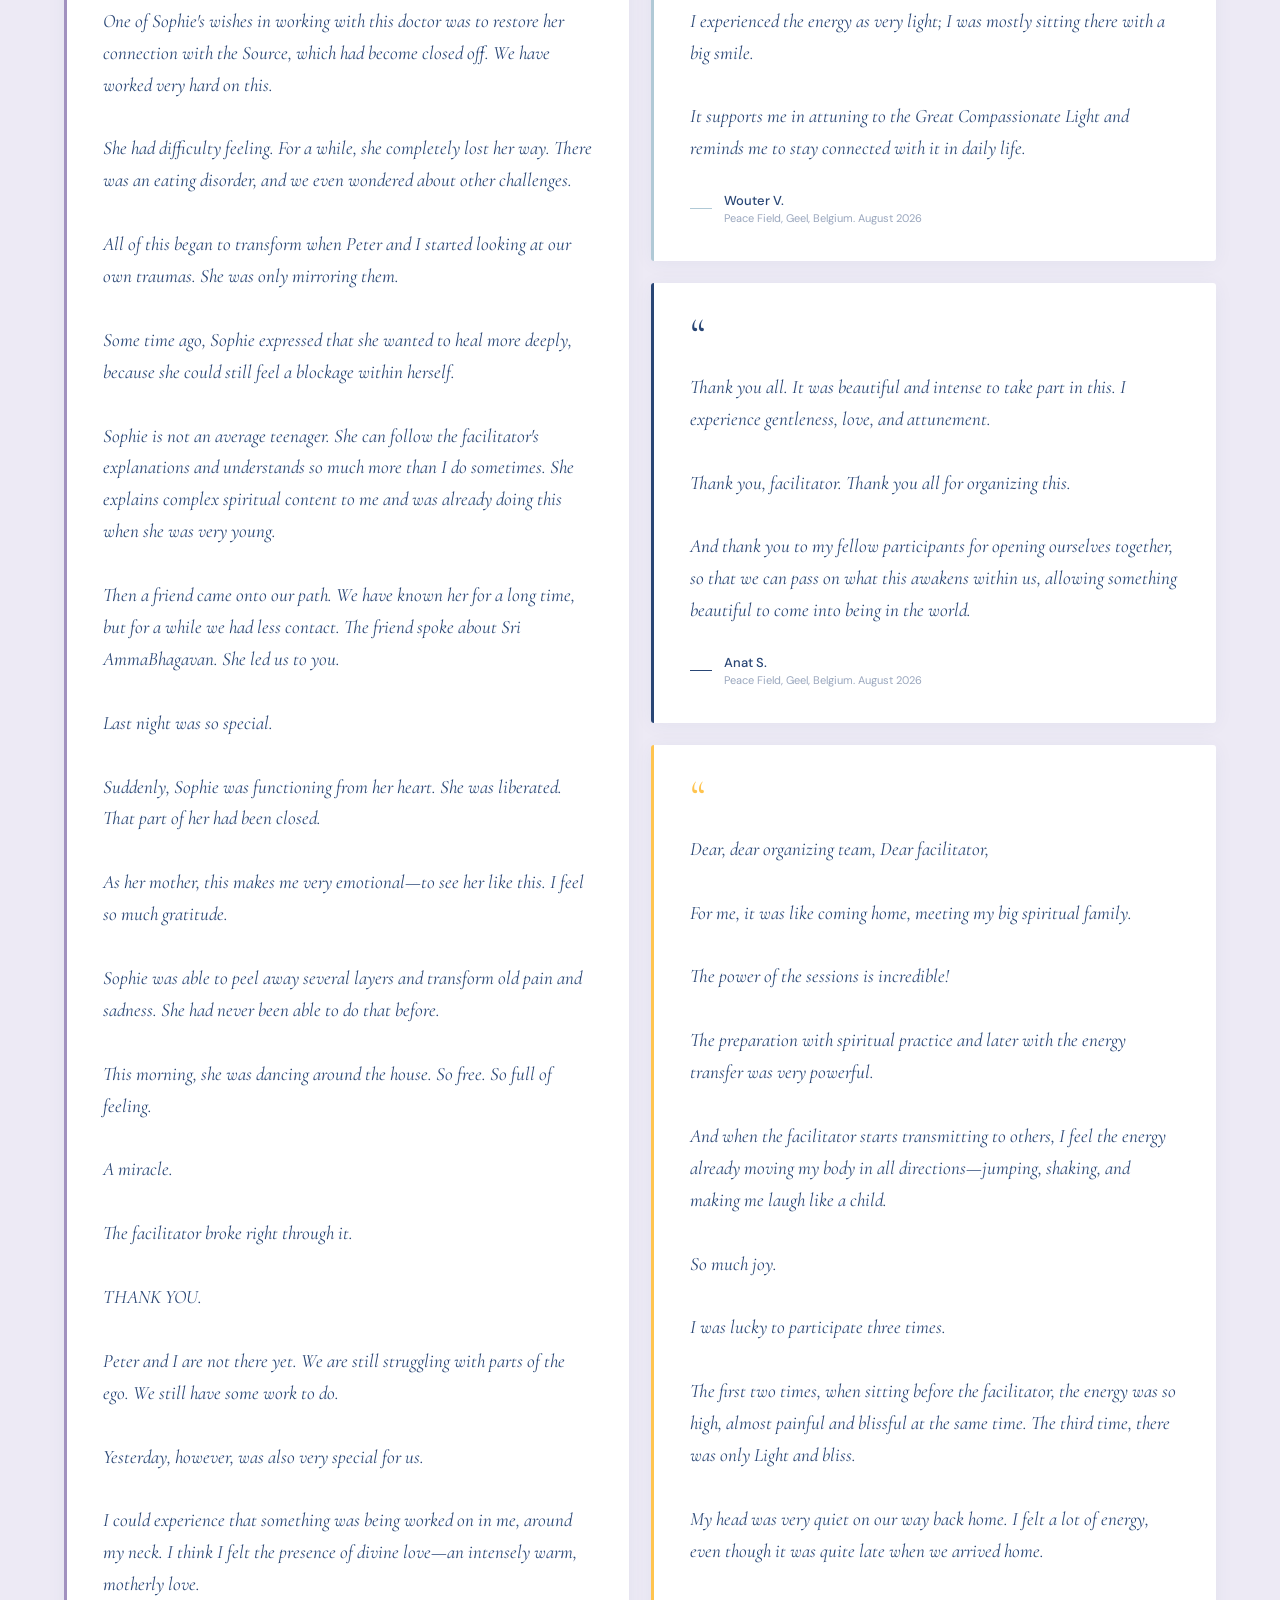
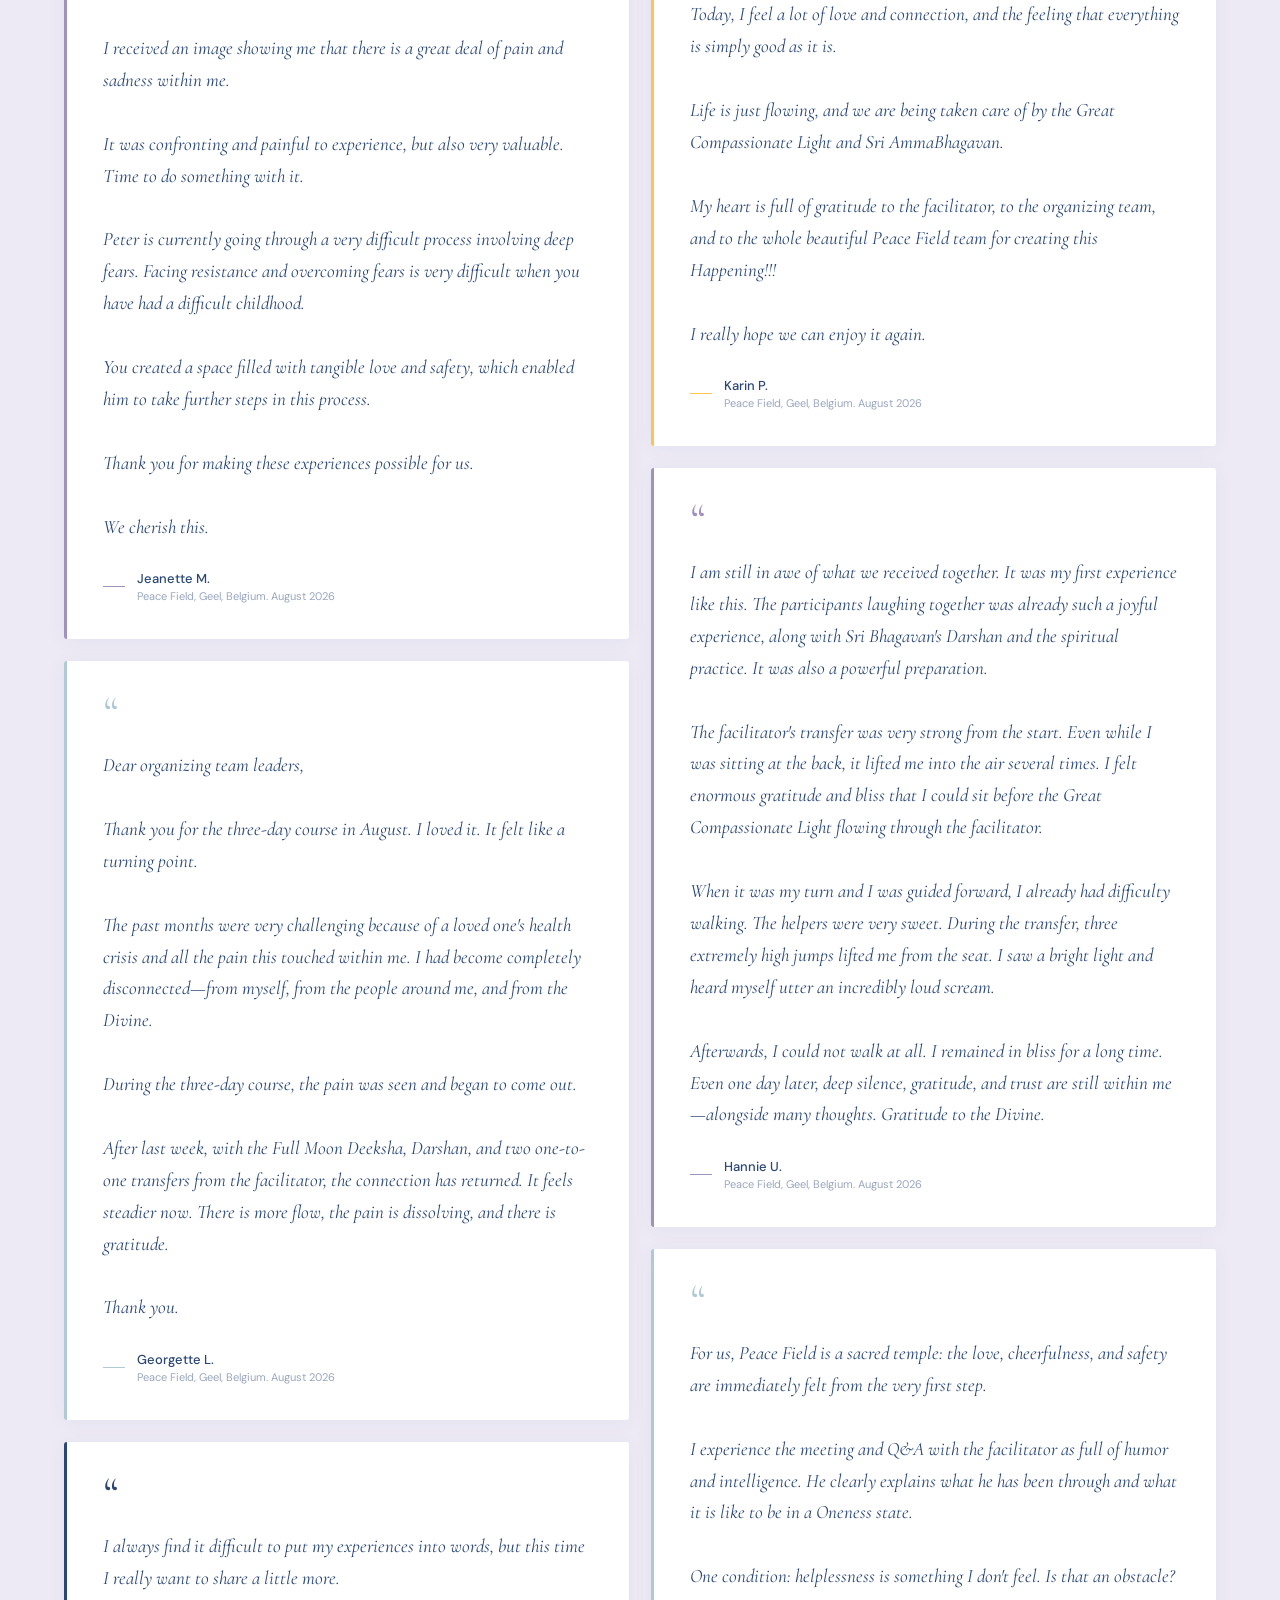
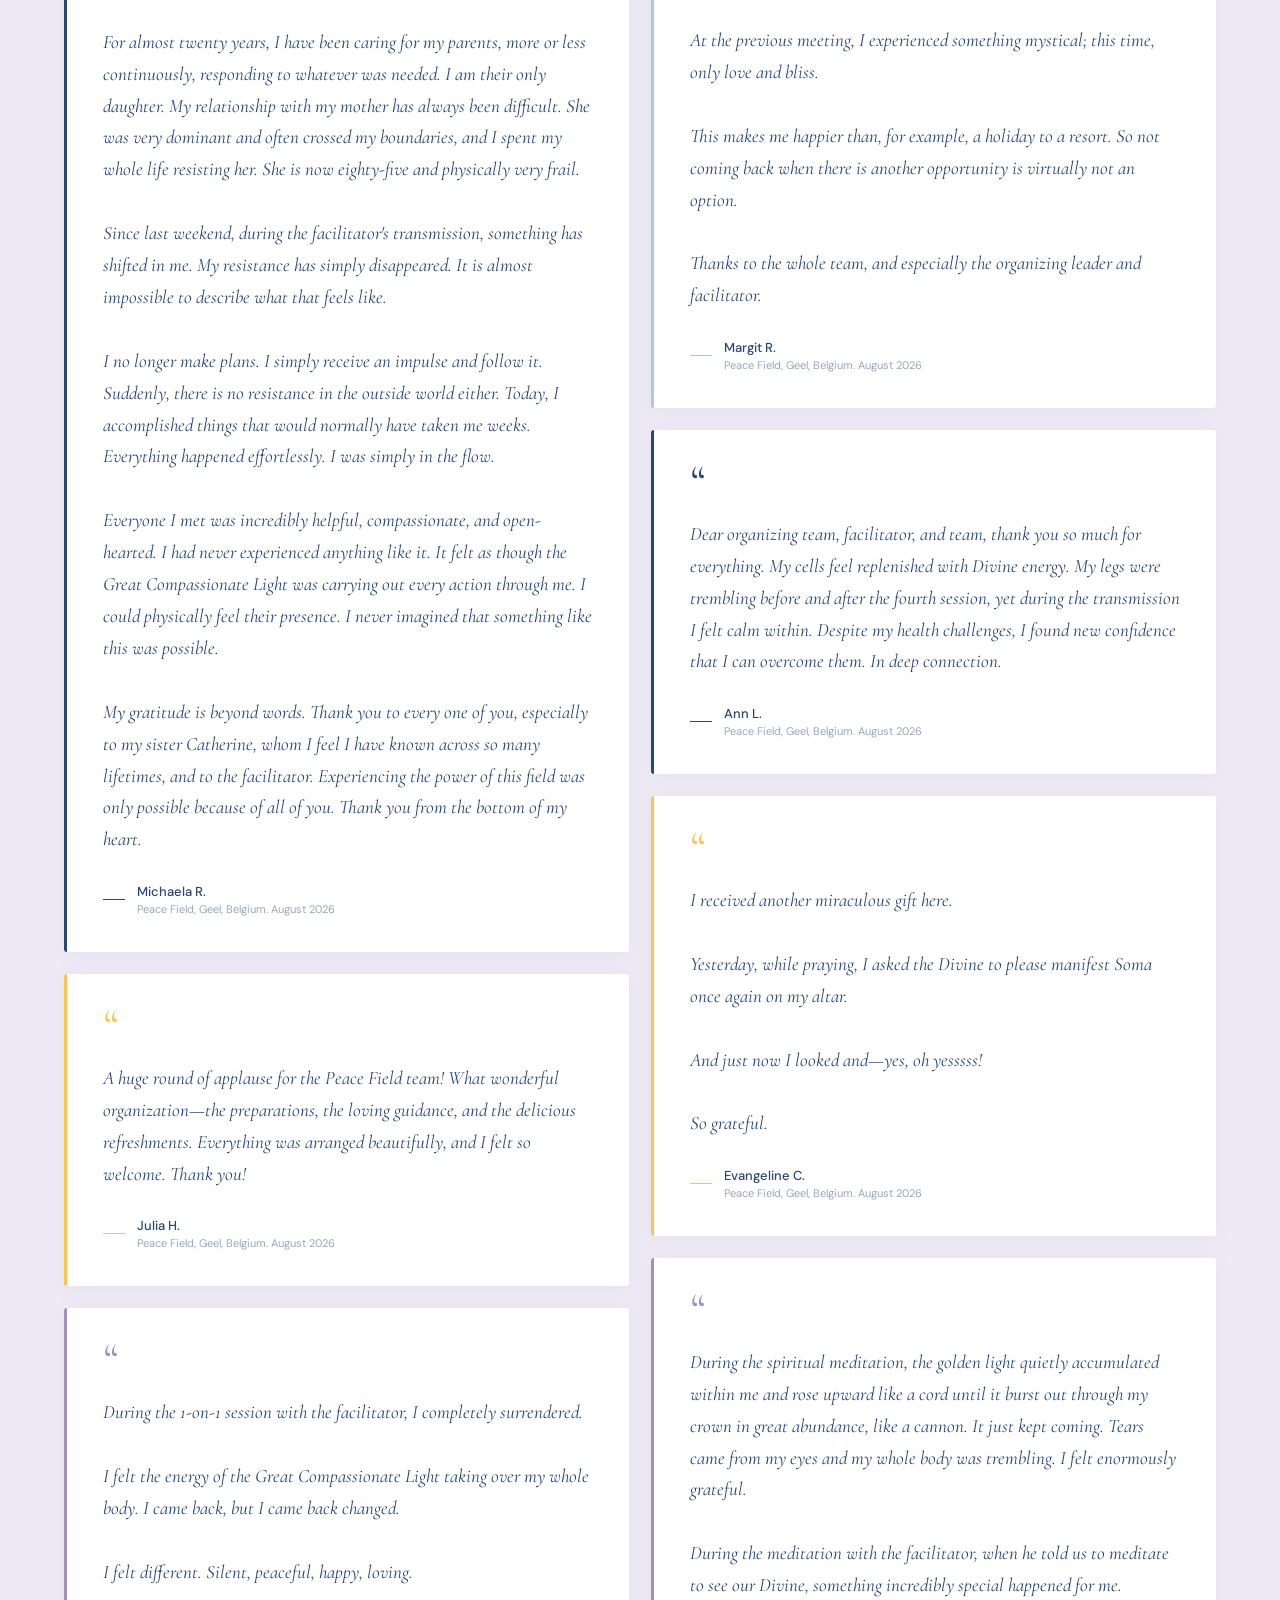
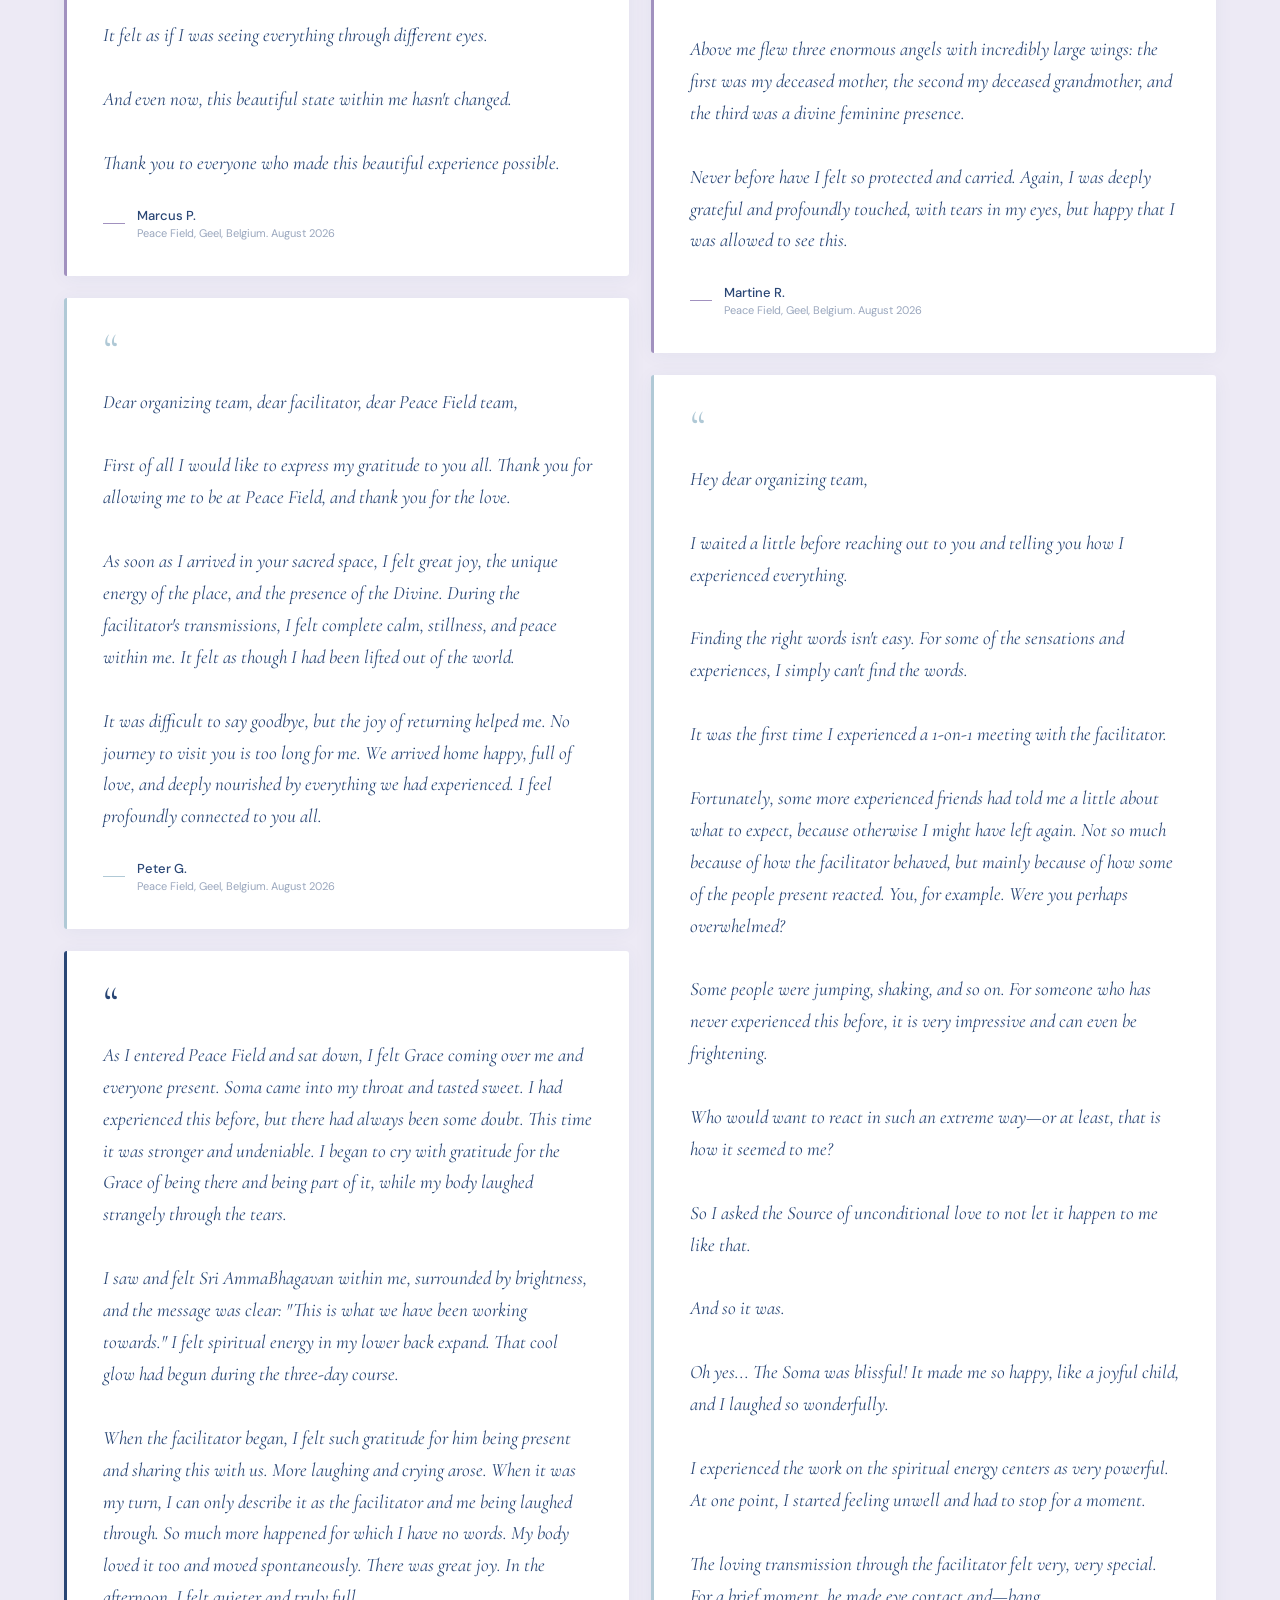
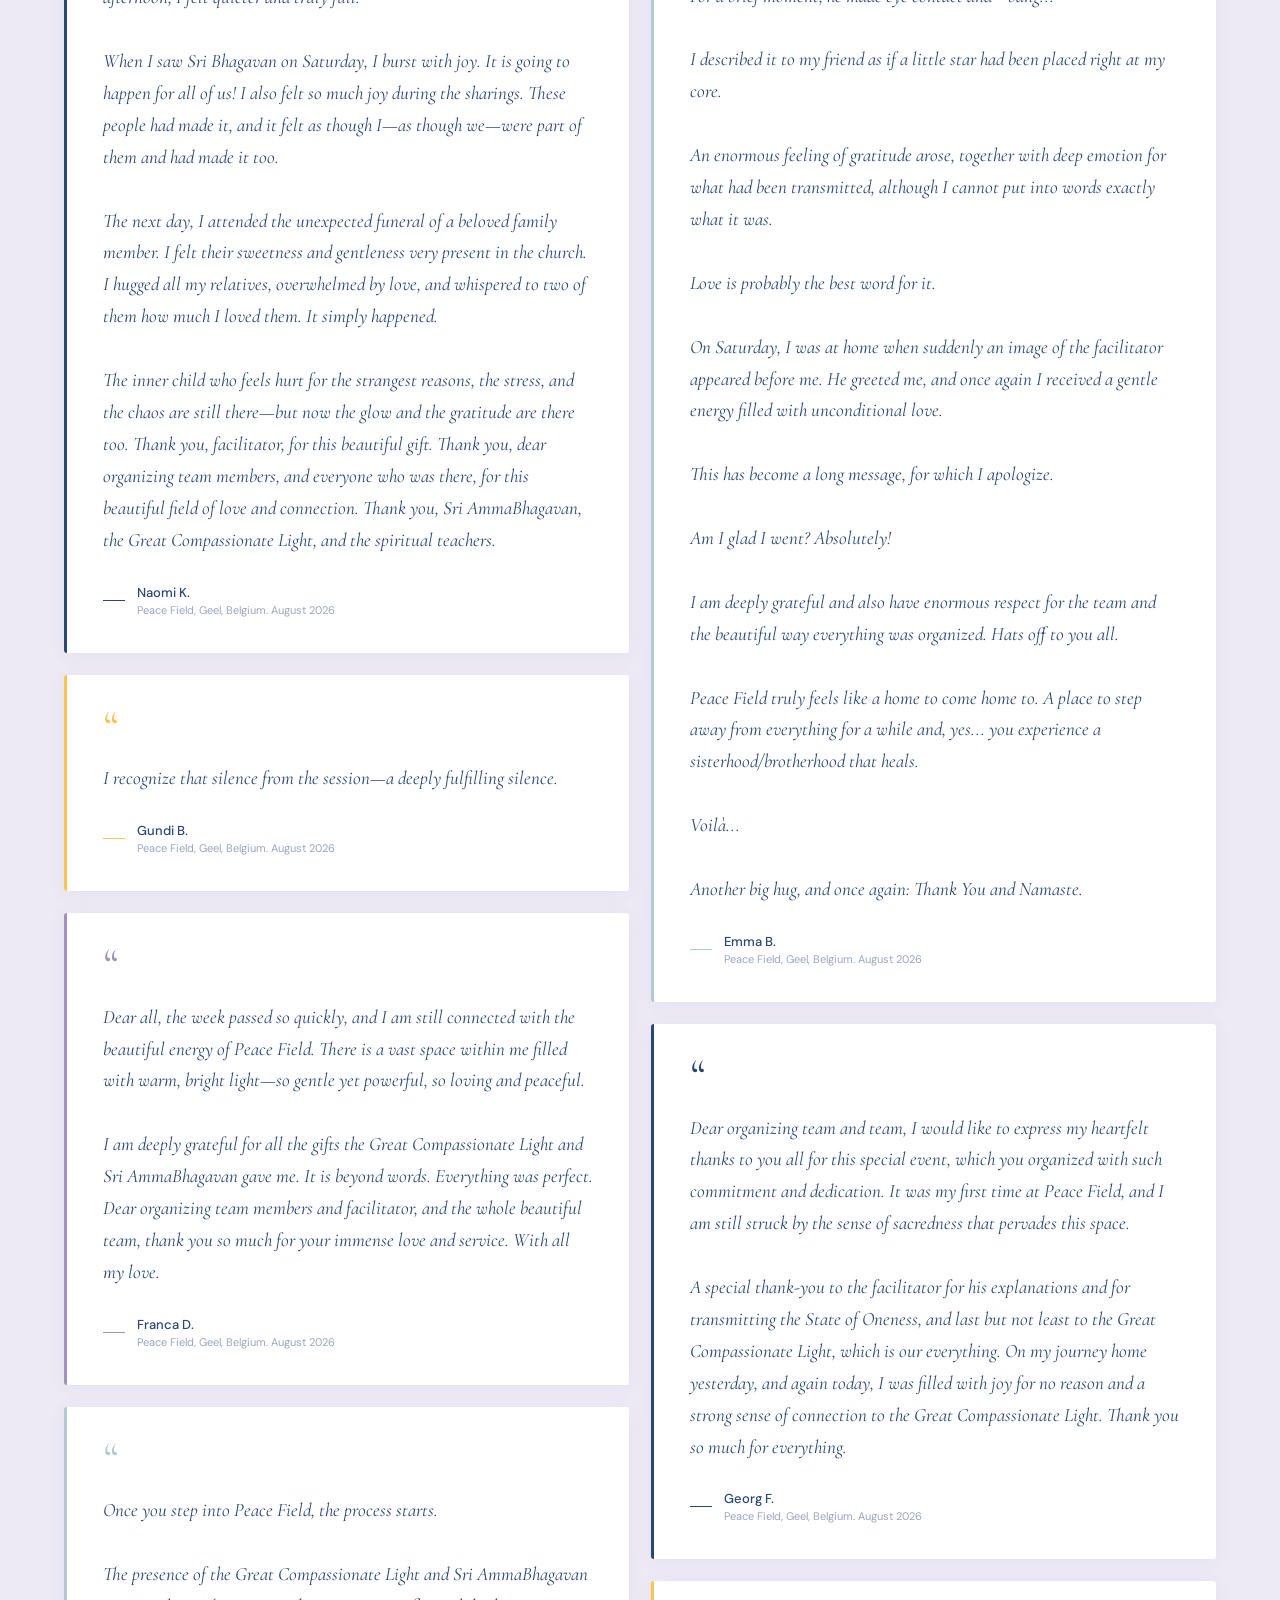
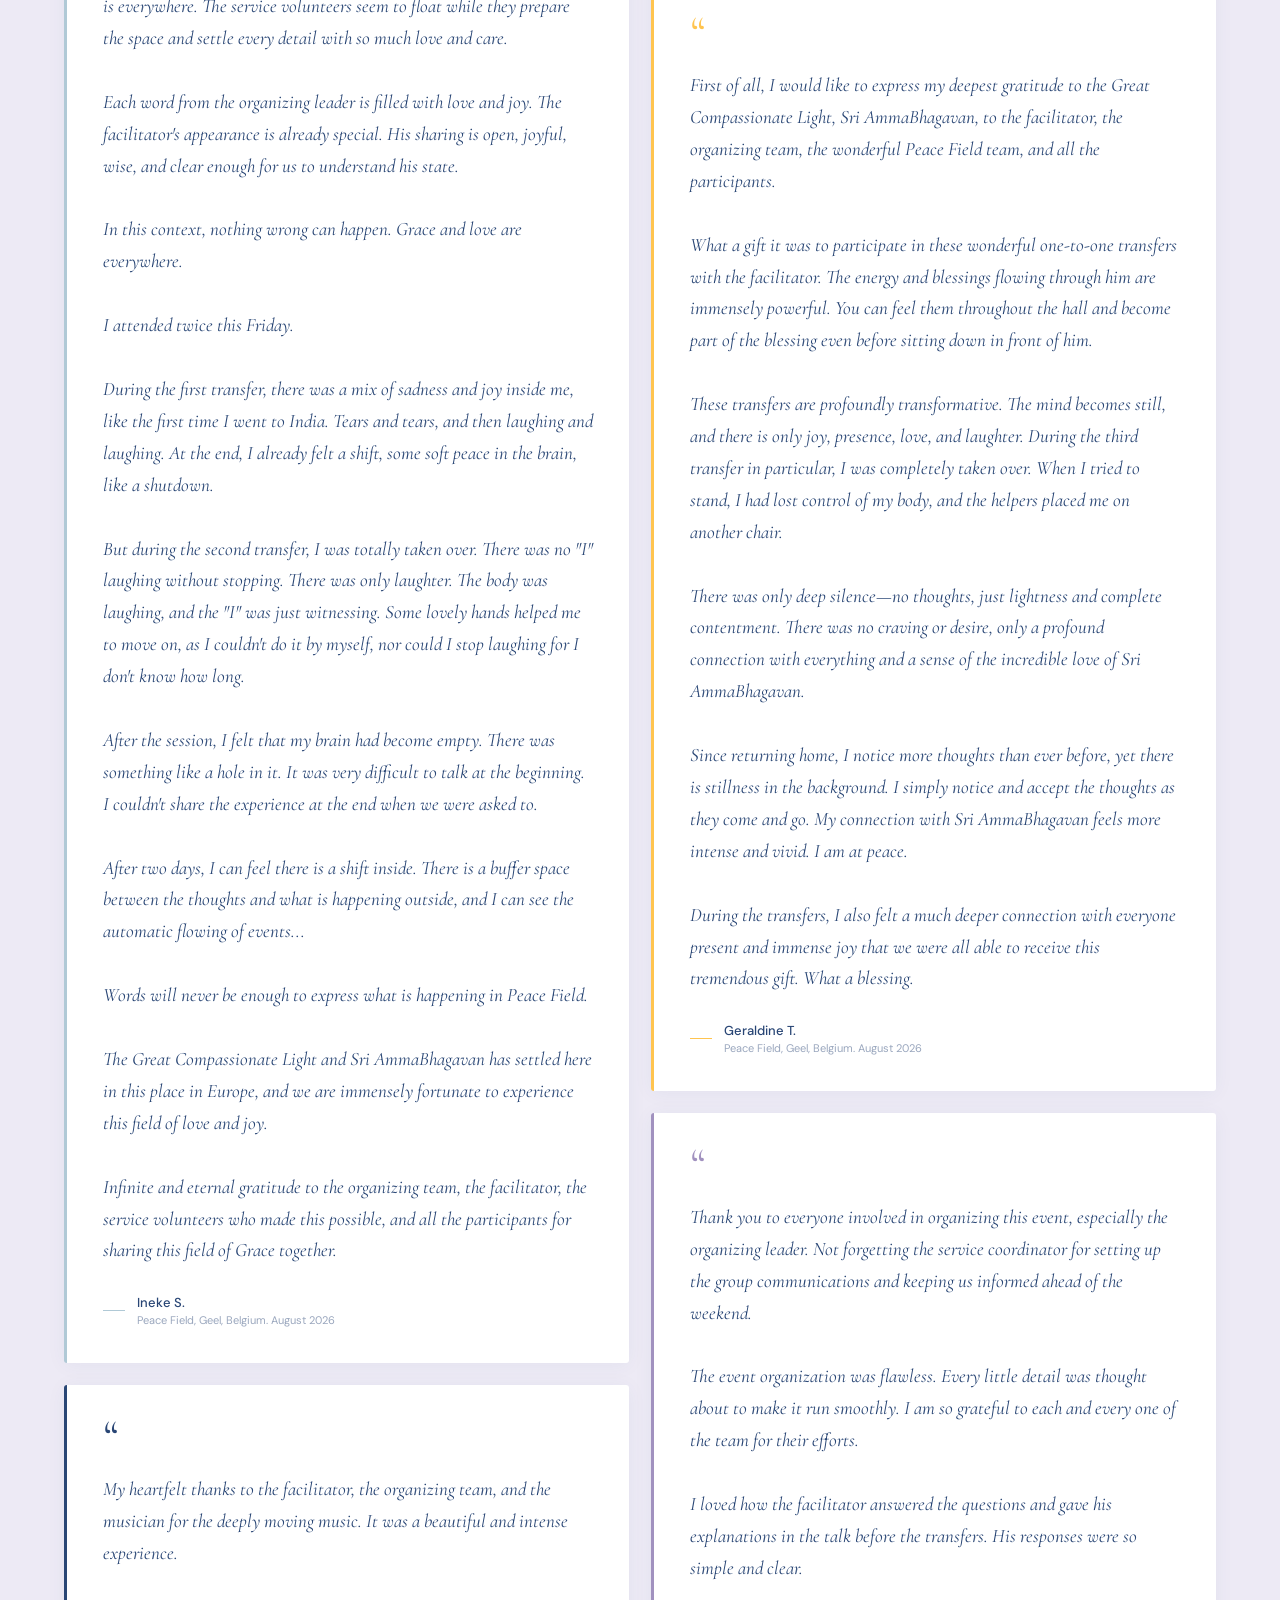
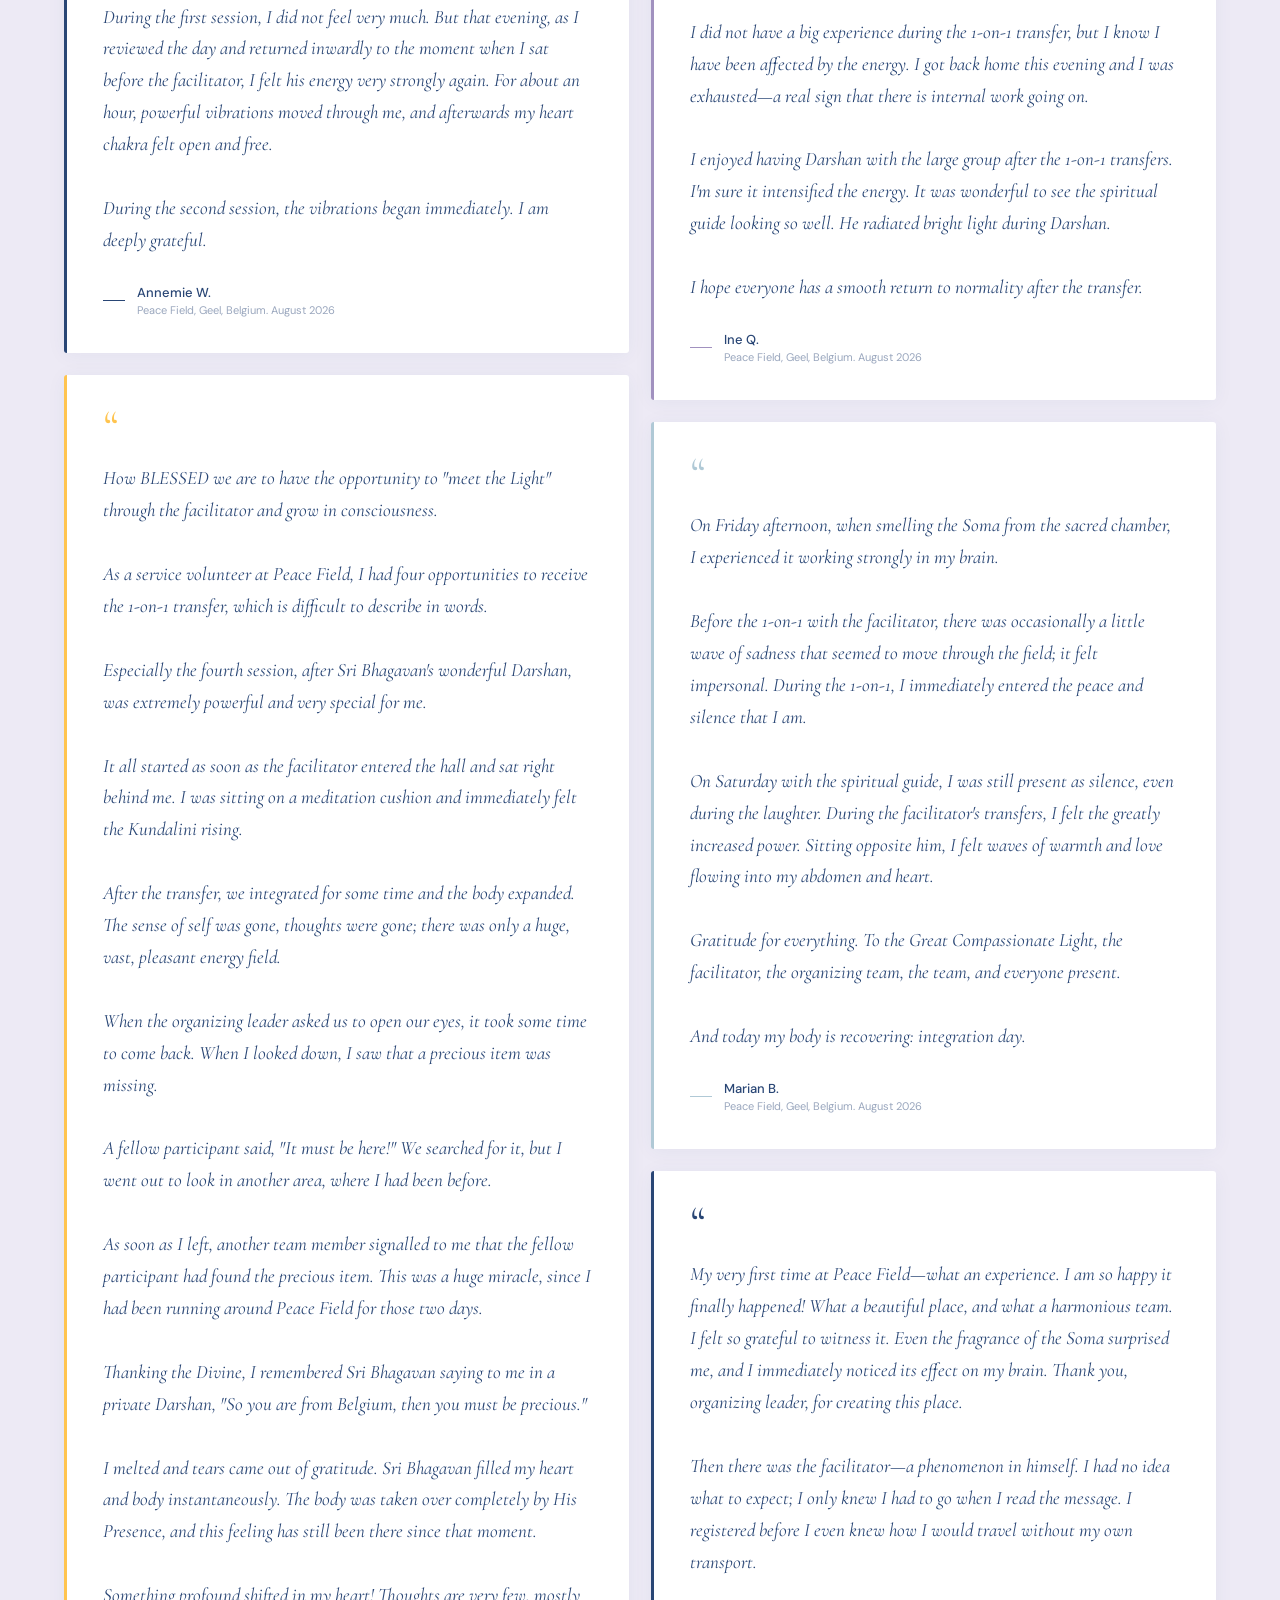
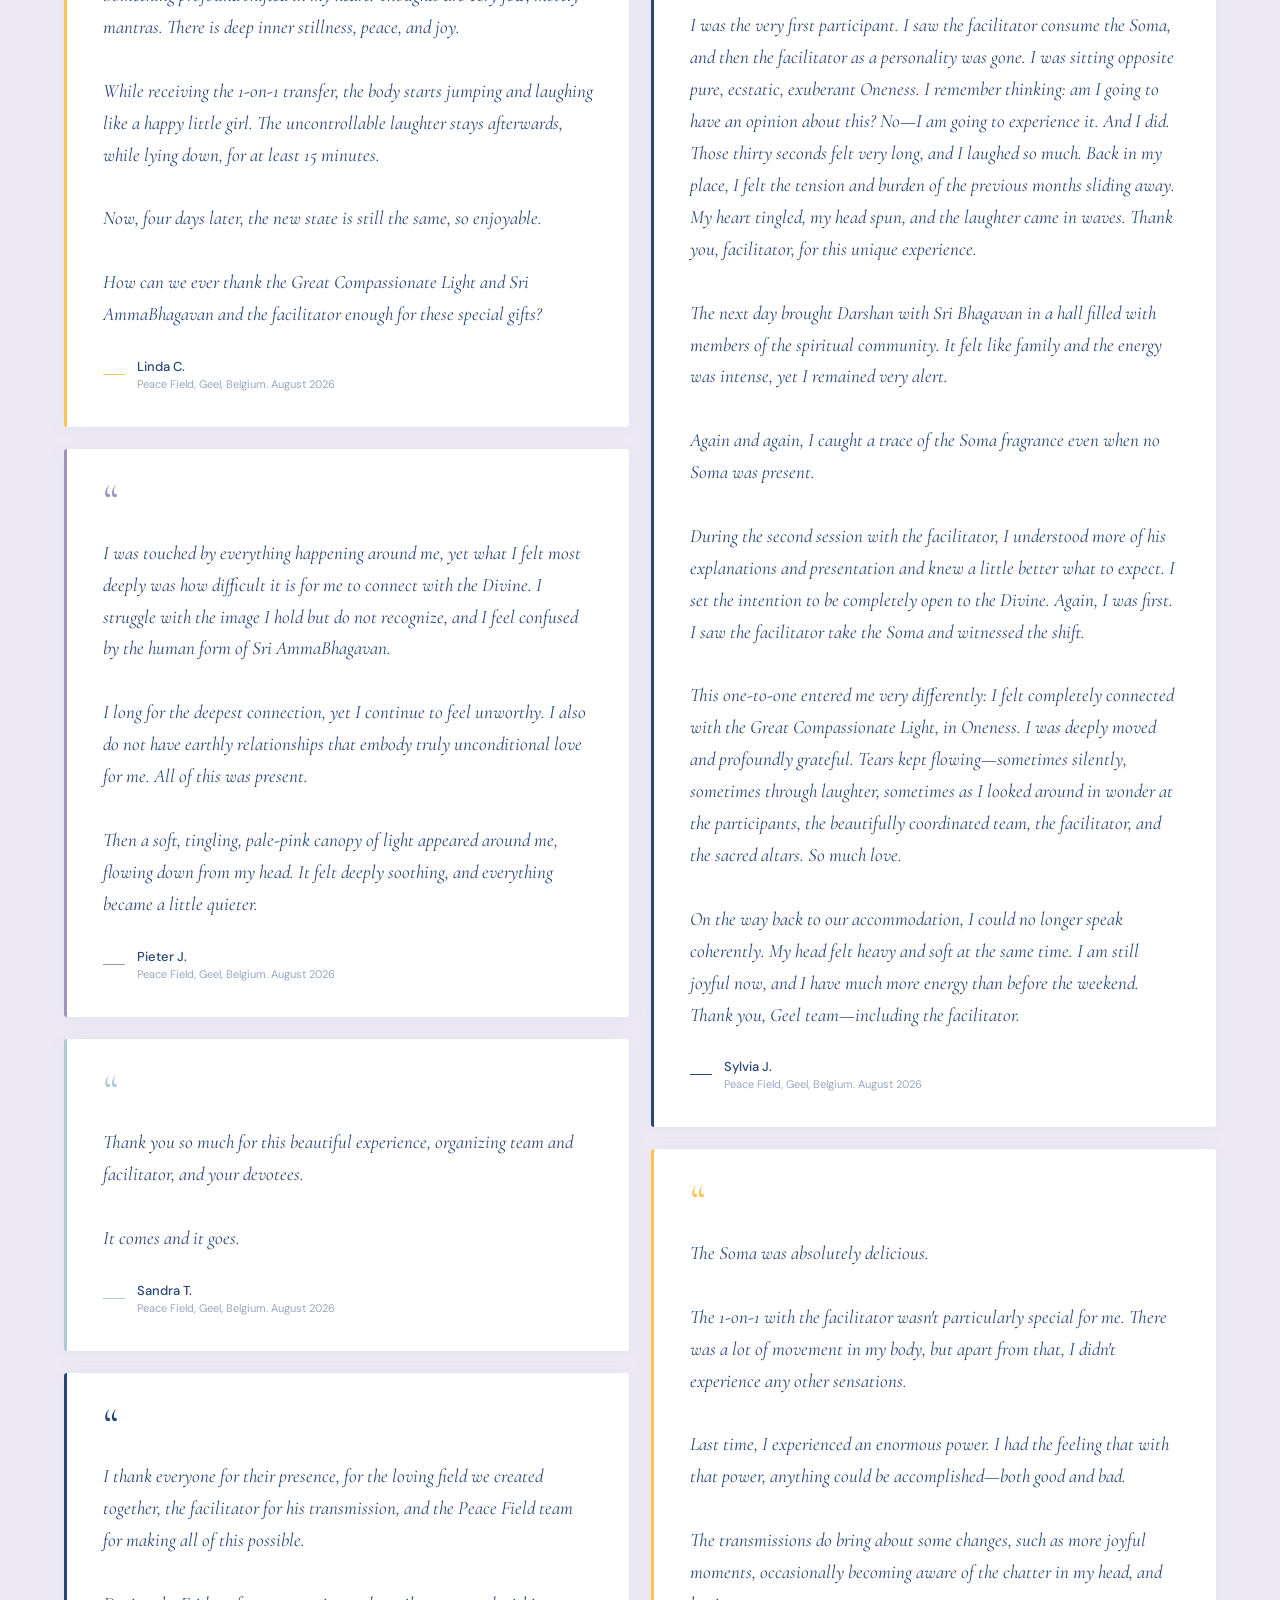
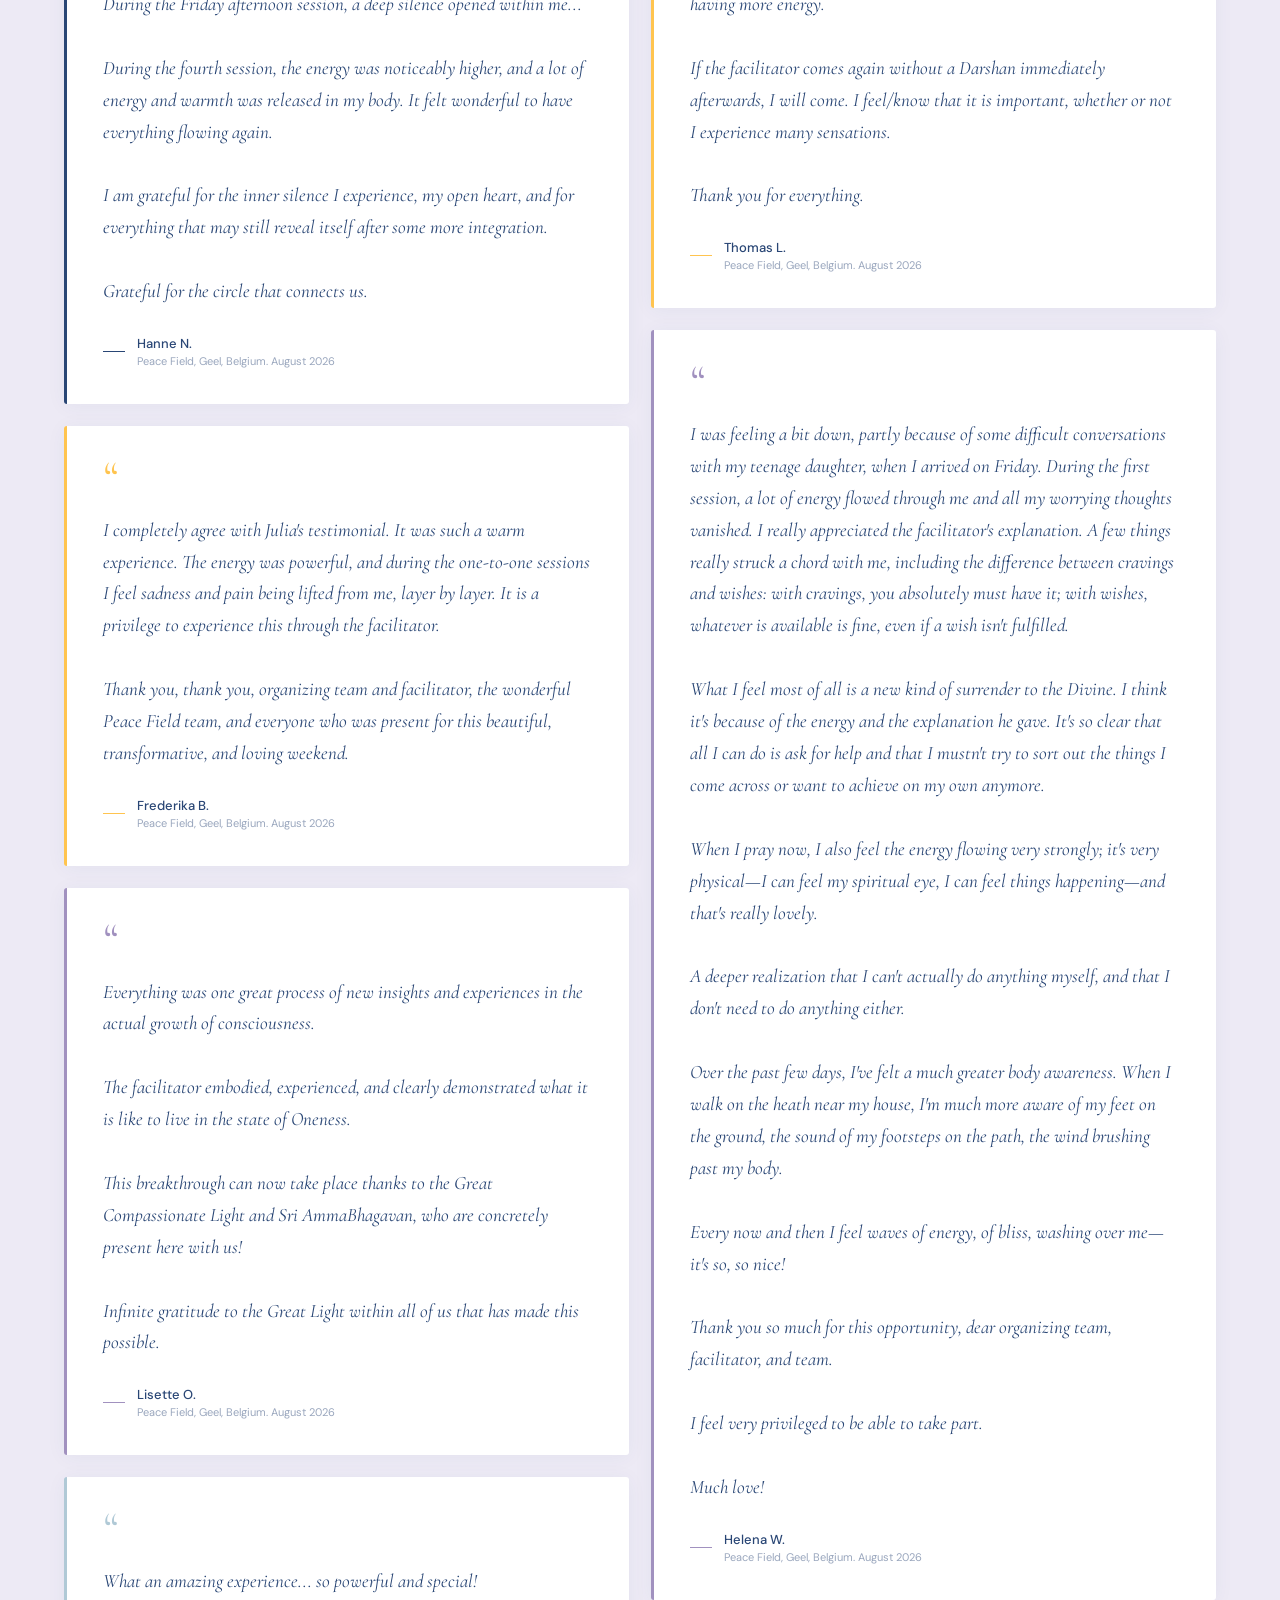
<file: testimonials.html>
<!DOCTYPE html>
<html lang="en">
<head>
<meta charset="utf-8">
<meta name="viewport" content="width=device-width, initial-scale=1">
<title>Testimonials · Meet the Light</title>
<meta name="description" content="Stories from participants of Ananda Transfer sessions. Names and identifying details have been changed to protect privacy.">
<link rel="stylesheet" href="assets/css/fonts.css">
<link rel="stylesheet" href="assets/css/styles.css">
<script src="assets/js/common.js" defer></script>
<script src="assets/js/render.js" defer></script>
<script src="assets/js/testimonials.js" defer></script>
</head>
<body class="nav-solid">

<!-- NAV -->
<nav id="mainNav" style="position:fixed;top:0;left:0;right:0;z-index:200;padding:28px 5%;display:flex;align-items:center;justify-content:space-between;transition:background 0.4s,box-shadow 0.4s,padding 0.4s;background:transparent;">
  <a id="navLogo" href="index.html" style="font-family:'Cormorant Garamond',serif;font-size:17px;font-weight:300;letter-spacing:0.22em;text-transform:uppercase;color:#f9f7f2;transition:color 0.4s;flex-shrink:0;">Meet the Light</a>
  <div class="mtl-nav-links" style="display:flex;gap:32px;align-items:center;flex-wrap:wrap;">
    <a href="index.html#about" class="mtl-nl mtl-nl-secondary" style="font-size:11px;letter-spacing:0.14em;text-transform:uppercase;color:rgba(249,247,242,0.65);transition:color 0.3s;">About</a>
    <a href="index.html#events" class="mtl-nl" style="font-size:11px;letter-spacing:0.14em;text-transform:uppercase;color:rgba(249,247,242,0.65);transition:color 0.3s;">Events</a>
    <a href="testimonials.html" class="mtl-nl" style="font-size:11px;letter-spacing:0.14em;text-transform:uppercase;color:rgba(249,247,242,0.65);transition:color 0.3s;">Testimonials</a>
    <a href="index.html#faq" class="mtl-nl mtl-nl-secondary" style="font-size:11px;letter-spacing:0.14em;text-transform:uppercase;color:rgba(249,247,242,0.65);transition:color 0.3s;">FAQ</a>
  </div>
</nav>

<!-- ══ TESTIMONIALS ══ -->
<section style="background:#edeaf5;padding:clamp(140px,16vw,200px) 5% clamp(80px,10vw,140px);position:relative;overflow:hidden;">
  <!-- Background botanical -->
  <div style="position:absolute;right:-24px;bottom:-32px;opacity:0.07;pointer-events:none;transform:rotate(8deg);">
    <svg width="180" height="280" viewBox="0 0 180 280" fill="none">
      <line x1="90" y1="278" x2="90" y2="50" stroke="#294675" stroke-width="2.5"></line>
      <path d="M90 240 C68 230 58 210 68 198 C78 186 90 200 90 215" stroke="#294675" stroke-width="2" fill="#294675"></path>
      <path d="M90 240 C112 230 122 210 112 198 C102 186 90 200 90 215" stroke="#294675" stroke-width="2" fill="#294675"></path>
      <path d="M90 198 C68 188 58 168 68 156 C78 144 90 158 90 173" stroke="#294675" stroke-width="2" fill="#294675"></path>
      <path d="M90 198 C112 188 122 168 112 156 C102 144 90 158 90 173" stroke="#294675" stroke-width="2" fill="#294675"></path>
      <ellipse cx="90" cy="46" rx="14" ry="24" stroke="#294675" stroke-width="2" fill="#294675"></ellipse>
    </svg>
  </div>
  <div style="max-width:1160px;margin:0 auto;position:relative;z-index:1;">
    <div style="text-align:center;margin-bottom:64px;">
      <a href="index.html" style="display:inline-block;font-size:11px;letter-spacing:0.14em;text-transform:uppercase;color:rgba(41,70,117,0.5);margin-bottom:24px;" style-hover="color:#294675;">← Back to home</a>
      <p style="font-size:10px;letter-spacing:0.24em;text-transform:uppercase;color:rgba(41,70,117,0.42);margin-bottom:16px;">Voices from Our Community</p>
      <h1 style="font-family:'Cormorant Garamond',serif;font-size:clamp(34px,4vw,52px);font-weight:300;color:#294675;margin-bottom:14px;">What Participants Experience</h1>
      <p id="testimonials-count" style="font-size:13px;letter-spacing:0.04em;color:rgba(41,70,117,0.55);margin-bottom:18px;">&nbsp;</p>
      <p style="font-size:13px;color:rgba(41,70,117,0.5);font-style:italic;max-width:520px;margin:0 auto;">Names and identifying details have been changed to protect the privacy of the people who shared these experiences.</p>
    </div>
    <div id="testimonials-grid" class="mtl-testimonials-grid">
      <p class="mtl-loading">Loading testimonials…</p>
    </div>
    <p style="text-align:center;font-size:14px;color:rgba(41,70,117,0.5);">Want to write your own story? <a href="index.html#events" style="color:#294675;border-bottom:1px solid rgba(41,70,117,0.28);padding-bottom:1px;" style-hover="border-color:#294675;">Join an upcoming event →</a></p>
  </div>
</section>

<!-- ══ FOOTER ══ -->
<footer style="background:#19243a;padding:56px 5% 36px;">
  <div style="max-width:1160px;margin:0 auto;">
    <div style="display:flex;flex-wrap:wrap;gap:32px;align-items:flex-start;justify-content:space-between;margin-bottom:48px;">
      <div>
        <p style="font-family:'Cormorant Garamond',serif;font-size:17px;font-weight:300;letter-spacing:0.22em;text-transform:uppercase;color:rgba(249,247,242,0.82);margin-bottom:10px;">Meet the Light</p>
        <p style="font-size:12px;color:rgba(249,247,242,0.3);line-height:1.6;">Ananda Transfer 1 to 1<br>Lake Zurich · Europe</p>
      </div>
      <div style="display:flex;gap:28px;flex-wrap:wrap;align-items:center;">
        <a href="index.html#about" style="font-size:11px;letter-spacing:0.12em;text-transform:uppercase;color:rgba(249,247,242,0.38);transition:color 0.2s;" style-hover="color:rgba(249,247,242,0.8);">About</a>
        <a href="index.html#events" style="font-size:11px;letter-spacing:0.12em;text-transform:uppercase;color:rgba(249,247,242,0.38);transition:color 0.2s;" style-hover="color:rgba(249,247,242,0.8);">Events</a>
        <a href="testimonials.html" style="font-size:11px;letter-spacing:0.12em;text-transform:uppercase;color:rgba(249,247,242,0.38);transition:color 0.2s;" style-hover="color:rgba(249,247,242,0.8);">Testimonials</a>
        <a href="index.html#faq" style="font-size:11px;letter-spacing:0.12em;text-transform:uppercase;color:rgba(249,247,242,0.38);transition:color 0.2s;" style-hover="color:rgba(249,247,242,0.8);">FAQ</a>
        <a href="index.html#newsletter" style="font-size:11px;letter-spacing:0.12em;text-transform:uppercase;color:rgba(249,247,242,0.38);transition:color 0.2s;" style-hover="color:rgba(249,247,242,0.8);">Newsletter</a>
      </div>
    </div>
    <div style="border-top:1px solid rgba(249,247,242,0.06);padding-top:28px;display:flex;flex-wrap:wrap;gap:16px;justify-content:space-between;align-items:center;">
      <p style="font-size:11px;color:rgba(249,247,242,0.22);">© 2025 Meet the Light. All rights reserved.</p>
      <a href="#" style="font-size:11px;color:rgba(249,247,242,0.28);border-bottom:1px solid rgba(249,247,242,0.12);" style-hover="color:rgba(249,247,242,0.6);">Privacy Policy</a>
    </div>
  </div>
</footer>

</body>
</html>
</file>
<file: assets/css/fonts.css>
/* cyrillic-ext */
@font-face {
  font-family: 'Cormorant Garamond';
  font-style: italic;
  font-weight: 300;
  font-display: swap;
  src: url("../fonts/cormorant-garamond-400-italic-cyrillic-ext.woff2") format('woff2');
  unicode-range: U+0460-052F, U+1C80-1C8A, U+20B4, U+2DE0-2DFF, U+A640-A69F, U+FE2E-FE2F;
}
/* cyrillic */
@font-face {
  font-family: 'Cormorant Garamond';
  font-style: italic;
  font-weight: 300;
  font-display: swap;
  src: url("../fonts/cormorant-garamond-400-italic-cyrillic.woff2") format('woff2');
  unicode-range: U+0301, U+0400-045F, U+0490-0491, U+04B0-04B1, U+2116;
}
/* vietnamese */
@font-face {
  font-family: 'Cormorant Garamond';
  font-style: italic;
  font-weight: 300;
  font-display: swap;
  src: url("../fonts/cormorant-garamond-400-italic-vietnamese.woff2") format('woff2');
  unicode-range: U+0102-0103, U+0110-0111, U+0128-0129, U+0168-0169, U+01A0-01A1, U+01AF-01B0, U+0300-0301, U+0303-0304, U+0308-0309, U+0323, U+0329, U+1EA0-1EF9, U+20AB;
}
/* latin-ext */
@font-face {
  font-family: 'Cormorant Garamond';
  font-style: italic;
  font-weight: 300;
  font-display: swap;
  src: url("../fonts/cormorant-garamond-400-italic-latin-ext.woff2") format('woff2');
  unicode-range: U+0100-02BA, U+02BD-02C5, U+02C7-02CC, U+02CE-02D7, U+02DD-02FF, U+0304, U+0308, U+0329, U+1D00-1DBF, U+1E00-1E9F, U+1EF2-1EFF, U+2020, U+20A0-20AB, U+20AD-20C0, U+2113, U+2C60-2C7F, U+A720-A7FF;
}
/* latin */
@font-face {
  font-family: 'Cormorant Garamond';
  font-style: italic;
  font-weight: 300;
  font-display: swap;
  src: url("../fonts/cormorant-garamond-400-italic-latin.woff2") format('woff2');
  unicode-range: U+0000-00FF, U+0131, U+0152-0153, U+02BB-02BC, U+02C6, U+02DA, U+02DC, U+0304, U+0308, U+0329, U+2000-206F, U+20AC, U+2122, U+2191, U+2193, U+2212, U+2215, U+FEFF, U+FFFD;
}
/* cyrillic-ext */
@font-face {
  font-family: 'Cormorant Garamond';
  font-style: italic;
  font-weight: 400;
  font-display: swap;
  src: url("../fonts/cormorant-garamond-400-italic-cyrillic-ext.woff2") format('woff2');
  unicode-range: U+0460-052F, U+1C80-1C8A, U+20B4, U+2DE0-2DFF, U+A640-A69F, U+FE2E-FE2F;
}
/* cyrillic */
@font-face {
  font-family: 'Cormorant Garamond';
  font-style: italic;
  font-weight: 400;
  font-display: swap;
  src: url("../fonts/cormorant-garamond-400-italic-cyrillic.woff2") format('woff2');
  unicode-range: U+0301, U+0400-045F, U+0490-0491, U+04B0-04B1, U+2116;
}
/* vietnamese */
@font-face {
  font-family: 'Cormorant Garamond';
  font-style: italic;
  font-weight: 400;
  font-display: swap;
  src: url("../fonts/cormorant-garamond-400-italic-vietnamese.woff2") format('woff2');
  unicode-range: U+0102-0103, U+0110-0111, U+0128-0129, U+0168-0169, U+01A0-01A1, U+01AF-01B0, U+0300-0301, U+0303-0304, U+0308-0309, U+0323, U+0329, U+1EA0-1EF9, U+20AB;
}
/* latin-ext */
@font-face {
  font-family: 'Cormorant Garamond';
  font-style: italic;
  font-weight: 400;
  font-display: swap;
  src: url("../fonts/cormorant-garamond-400-italic-latin-ext.woff2") format('woff2');
  unicode-range: U+0100-02BA, U+02BD-02C5, U+02C7-02CC, U+02CE-02D7, U+02DD-02FF, U+0304, U+0308, U+0329, U+1D00-1DBF, U+1E00-1E9F, U+1EF2-1EFF, U+2020, U+20A0-20AB, U+20AD-20C0, U+2113, U+2C60-2C7F, U+A720-A7FF;
}
/* latin */
@font-face {
  font-family: 'Cormorant Garamond';
  font-style: italic;
  font-weight: 400;
  font-display: swap;
  src: url("../fonts/cormorant-garamond-400-italic-latin.woff2") format('woff2');
  unicode-range: U+0000-00FF, U+0131, U+0152-0153, U+02BB-02BC, U+02C6, U+02DA, U+02DC, U+0304, U+0308, U+0329, U+2000-206F, U+20AC, U+2122, U+2191, U+2193, U+2212, U+2215, U+FEFF, U+FFFD;
}
/* cyrillic-ext */
@font-face {
  font-family: 'Cormorant Garamond';
  font-style: normal;
  font-weight: 300;
  font-display: swap;
  src: url("../fonts/cormorant-garamond-600-cyrillic-ext.woff2") format('woff2');
  unicode-range: U+0460-052F, U+1C80-1C8A, U+20B4, U+2DE0-2DFF, U+A640-A69F, U+FE2E-FE2F;
}
/* cyrillic */
@font-face {
  font-family: 'Cormorant Garamond';
  font-style: normal;
  font-weight: 300;
  font-display: swap;
  src: url("../fonts/cormorant-garamond-600-cyrillic.woff2") format('woff2');
  unicode-range: U+0301, U+0400-045F, U+0490-0491, U+04B0-04B1, U+2116;
}
/* vietnamese */
@font-face {
  font-family: 'Cormorant Garamond';
  font-style: normal;
  font-weight: 300;
  font-display: swap;
  src: url("../fonts/cormorant-garamond-600-vietnamese.woff2") format('woff2');
  unicode-range: U+0102-0103, U+0110-0111, U+0128-0129, U+0168-0169, U+01A0-01A1, U+01AF-01B0, U+0300-0301, U+0303-0304, U+0308-0309, U+0323, U+0329, U+1EA0-1EF9, U+20AB;
}
/* latin-ext */
@font-face {
  font-family: 'Cormorant Garamond';
  font-style: normal;
  font-weight: 300;
  font-display: swap;
  src: url("../fonts/cormorant-garamond-600-latin-ext.woff2") format('woff2');
  unicode-range: U+0100-02BA, U+02BD-02C5, U+02C7-02CC, U+02CE-02D7, U+02DD-02FF, U+0304, U+0308, U+0329, U+1D00-1DBF, U+1E00-1E9F, U+1EF2-1EFF, U+2020, U+20A0-20AB, U+20AD-20C0, U+2113, U+2C60-2C7F, U+A720-A7FF;
}
/* latin */
@font-face {
  font-family: 'Cormorant Garamond';
  font-style: normal;
  font-weight: 300;
  font-display: swap;
  src: url("../fonts/cormorant-garamond-600-latin.woff2") format('woff2');
  unicode-range: U+0000-00FF, U+0131, U+0152-0153, U+02BB-02BC, U+02C6, U+02DA, U+02DC, U+0304, U+0308, U+0329, U+2000-206F, U+20AC, U+2122, U+2191, U+2193, U+2212, U+2215, U+FEFF, U+FFFD;
}
/* cyrillic-ext */
@font-face {
  font-family: 'Cormorant Garamond';
  font-style: normal;
  font-weight: 400;
  font-display: swap;
  src: url("../fonts/cormorant-garamond-600-cyrillic-ext.woff2") format('woff2');
  unicode-range: U+0460-052F, U+1C80-1C8A, U+20B4, U+2DE0-2DFF, U+A640-A69F, U+FE2E-FE2F;
}
/* cyrillic */
@font-face {
  font-family: 'Cormorant Garamond';
  font-style: normal;
  font-weight: 400;
  font-display: swap;
  src: url("../fonts/cormorant-garamond-600-cyrillic.woff2") format('woff2');
  unicode-range: U+0301, U+0400-045F, U+0490-0491, U+04B0-04B1, U+2116;
}
/* vietnamese */
@font-face {
  font-family: 'Cormorant Garamond';
  font-style: normal;
  font-weight: 400;
  font-display: swap;
  src: url("../fonts/cormorant-garamond-600-vietnamese.woff2") format('woff2');
  unicode-range: U+0102-0103, U+0110-0111, U+0128-0129, U+0168-0169, U+01A0-01A1, U+01AF-01B0, U+0300-0301, U+0303-0304, U+0308-0309, U+0323, U+0329, U+1EA0-1EF9, U+20AB;
}
/* latin-ext */
@font-face {
  font-family: 'Cormorant Garamond';
  font-style: normal;
  font-weight: 400;
  font-display: swap;
  src: url("../fonts/cormorant-garamond-600-latin-ext.woff2") format('woff2');
  unicode-range: U+0100-02BA, U+02BD-02C5, U+02C7-02CC, U+02CE-02D7, U+02DD-02FF, U+0304, U+0308, U+0329, U+1D00-1DBF, U+1E00-1E9F, U+1EF2-1EFF, U+2020, U+20A0-20AB, U+20AD-20C0, U+2113, U+2C60-2C7F, U+A720-A7FF;
}
/* latin */
@font-face {
  font-family: 'Cormorant Garamond';
  font-style: normal;
  font-weight: 400;
  font-display: swap;
  src: url("../fonts/cormorant-garamond-600-latin.woff2") format('woff2');
  unicode-range: U+0000-00FF, U+0131, U+0152-0153, U+02BB-02BC, U+02C6, U+02DA, U+02DC, U+0304, U+0308, U+0329, U+2000-206F, U+20AC, U+2122, U+2191, U+2193, U+2212, U+2215, U+FEFF, U+FFFD;
}
/* cyrillic-ext */
@font-face {
  font-family: 'Cormorant Garamond';
  font-style: normal;
  font-weight: 600;
  font-display: swap;
  src: url("../fonts/cormorant-garamond-600-cyrillic-ext.woff2") format('woff2');
  unicode-range: U+0460-052F, U+1C80-1C8A, U+20B4, U+2DE0-2DFF, U+A640-A69F, U+FE2E-FE2F;
}
/* cyrillic */
@font-face {
  font-family: 'Cormorant Garamond';
  font-style: normal;
  font-weight: 600;
  font-display: swap;
  src: url("../fonts/cormorant-garamond-600-cyrillic.woff2") format('woff2');
  unicode-range: U+0301, U+0400-045F, U+0490-0491, U+04B0-04B1, U+2116;
}
/* vietnamese */
@font-face {
  font-family: 'Cormorant Garamond';
  font-style: normal;
  font-weight: 600;
  font-display: swap;
  src: url("../fonts/cormorant-garamond-600-vietnamese.woff2") format('woff2');
  unicode-range: U+0102-0103, U+0110-0111, U+0128-0129, U+0168-0169, U+01A0-01A1, U+01AF-01B0, U+0300-0301, U+0303-0304, U+0308-0309, U+0323, U+0329, U+1EA0-1EF9, U+20AB;
}
/* latin-ext */
@font-face {
  font-family: 'Cormorant Garamond';
  font-style: normal;
  font-weight: 600;
  font-display: swap;
  src: url("../fonts/cormorant-garamond-600-latin-ext.woff2") format('woff2');
  unicode-range: U+0100-02BA, U+02BD-02C5, U+02C7-02CC, U+02CE-02D7, U+02DD-02FF, U+0304, U+0308, U+0329, U+1D00-1DBF, U+1E00-1E9F, U+1EF2-1EFF, U+2020, U+20A0-20AB, U+20AD-20C0, U+2113, U+2C60-2C7F, U+A720-A7FF;
}
/* latin */
@font-face {
  font-family: 'Cormorant Garamond';
  font-style: normal;
  font-weight: 600;
  font-display: swap;
  src: url("../fonts/cormorant-garamond-600-latin.woff2") format('woff2');
  unicode-range: U+0000-00FF, U+0131, U+0152-0153, U+02BB-02BC, U+02C6, U+02DA, U+02DC, U+0304, U+0308, U+0329, U+2000-206F, U+20AC, U+2122, U+2191, U+2193, U+2212, U+2215, U+FEFF, U+FFFD;
}
/* latin-ext */
@font-face {
  font-family: 'DM Sans';
  font-style: normal;
  font-weight: 300;
  font-display: swap;
  src: url("../fonts/dm-sans-500-latin-ext.woff2") format('woff2');
  unicode-range: U+0100-02BA, U+02BD-02C5, U+02C7-02CC, U+02CE-02D7, U+02DD-02FF, U+0304, U+0308, U+0329, U+1D00-1DBF, U+1E00-1E9F, U+1EF2-1EFF, U+2020, U+20A0-20AB, U+20AD-20C0, U+2113, U+2C60-2C7F, U+A720-A7FF;
}
/* latin */
@font-face {
  font-family: 'DM Sans';
  font-style: normal;
  font-weight: 300;
  font-display: swap;
  src: url("../fonts/dm-sans-500-latin.woff2") format('woff2');
  unicode-range: U+0000-00FF, U+0131, U+0152-0153, U+02BB-02BC, U+02C6, U+02DA, U+02DC, U+0304, U+0308, U+0329, U+2000-206F, U+20AC, U+2122, U+2191, U+2193, U+2212, U+2215, U+FEFF, U+FFFD;
}
/* latin-ext */
@font-face {
  font-family: 'DM Sans';
  font-style: normal;
  font-weight: 400;
  font-display: swap;
  src: url("../fonts/dm-sans-500-latin-ext.woff2") format('woff2');
  unicode-range: U+0100-02BA, U+02BD-02C5, U+02C7-02CC, U+02CE-02D7, U+02DD-02FF, U+0304, U+0308, U+0329, U+1D00-1DBF, U+1E00-1E9F, U+1EF2-1EFF, U+2020, U+20A0-20AB, U+20AD-20C0, U+2113, U+2C60-2C7F, U+A720-A7FF;
}
/* latin */
@font-face {
  font-family: 'DM Sans';
  font-style: normal;
  font-weight: 400;
  font-display: swap;
  src: url("../fonts/dm-sans-500-latin.woff2") format('woff2');
  unicode-range: U+0000-00FF, U+0131, U+0152-0153, U+02BB-02BC, U+02C6, U+02DA, U+02DC, U+0304, U+0308, U+0329, U+2000-206F, U+20AC, U+2122, U+2191, U+2193, U+2212, U+2215, U+FEFF, U+FFFD;
}
/* latin-ext */
@font-face {
  font-family: 'DM Sans';
  font-style: normal;
  font-weight: 500;
  font-display: swap;
  src: url("../fonts/dm-sans-500-latin-ext.woff2") format('woff2');
  unicode-range: U+0100-02BA, U+02BD-02C5, U+02C7-02CC, U+02CE-02D7, U+02DD-02FF, U+0304, U+0308, U+0329, U+1D00-1DBF, U+1E00-1E9F, U+1EF2-1EFF, U+2020, U+20A0-20AB, U+20AD-20C0, U+2113, U+2C60-2C7F, U+A720-A7FF;
}
/* latin */
@font-face {
  font-family: 'DM Sans';
  font-style: normal;
  font-weight: 500;
  font-display: swap;
  src: url("../fonts/dm-sans-500-latin.woff2") format('woff2');
  unicode-range: U+0000-00FF, U+0131, U+0152-0153, U+02BB-02BC, U+02C6, U+02DA, U+02DC, U+0304, U+0308, U+0329, U+2000-206F, U+20AC, U+2122, U+2191, U+2193, U+2212, U+2215, U+FEFF, U+FFFD;
}
</file>
<file: assets/css/styles.css>
/* ── Base reset & globals (from original design) ── */
*,*::before,*::after{box-sizing:border-box;margin:0;padding:0}
html{scroll-behavior:smooth}
body{font-family:'DM Sans',sans-serif;background:#f9f7f2;color:#1a1a2e;overflow-x:hidden}
a{color:inherit;text-decoration:none}
a:hover{color:inherit}
button:focus-visible,input:focus-visible{outline:2px solid #ffc44f;outline-offset:2px}

/* ── Animations ── */
@keyframes fadeInUp{from{opacity:0;transform:translateY(28px)}to{opacity:1;transform:translateY(0)}}
@keyframes fadeIn{from{opacity:0}to{opacity:1}}
@keyframes floatY{0%,100%{transform:translateY(0)}50%{transform:translateY(-10px)}}
@keyframes floatYR{0%,100%{transform:rotate(12deg) translateY(0)}50%{transform:rotate(12deg) translateY(-10px)}}
@keyframes shimmerRay{0%,100%{opacity:0.85}50%{opacity:1}}

/* ── Helpers used by the vanilla-JS enhancements ── */
.mtl-hidden{display:none !important}

/* FAQ answer reveal */
.faq-answer{overflow:hidden}

/* Loading / empty states for JSON-driven sections */
.mtl-loading{font-size:14px;color:rgba(41,70,117,0.45);text-align:center;padding:20px 0;font-style:italic;}

/* ── Testimonials masonry layout ── */
.mtl-testimonials-grid{column-count:2;column-gap:22px;margin-bottom:56px;}
.mtl-testimonials-grid>div{break-inside:avoid;margin-bottom:22px;}
@media(max-width:680px){.mtl-testimonials-grid{column-count:1;}}

/* ── Nav responsive ── */
@media(max-width:700px){
  #mainNav{padding:18px 5% !important;}
  #mainNav .mtl-nav-links{gap:18px !important;}
  #mainNav .mtl-nl{font-size:10px !important;letter-spacing:0.1em !important;}
}
@media(max-width:460px){
  .mtl-nl-secondary{display:none !important;}
}
</file>
